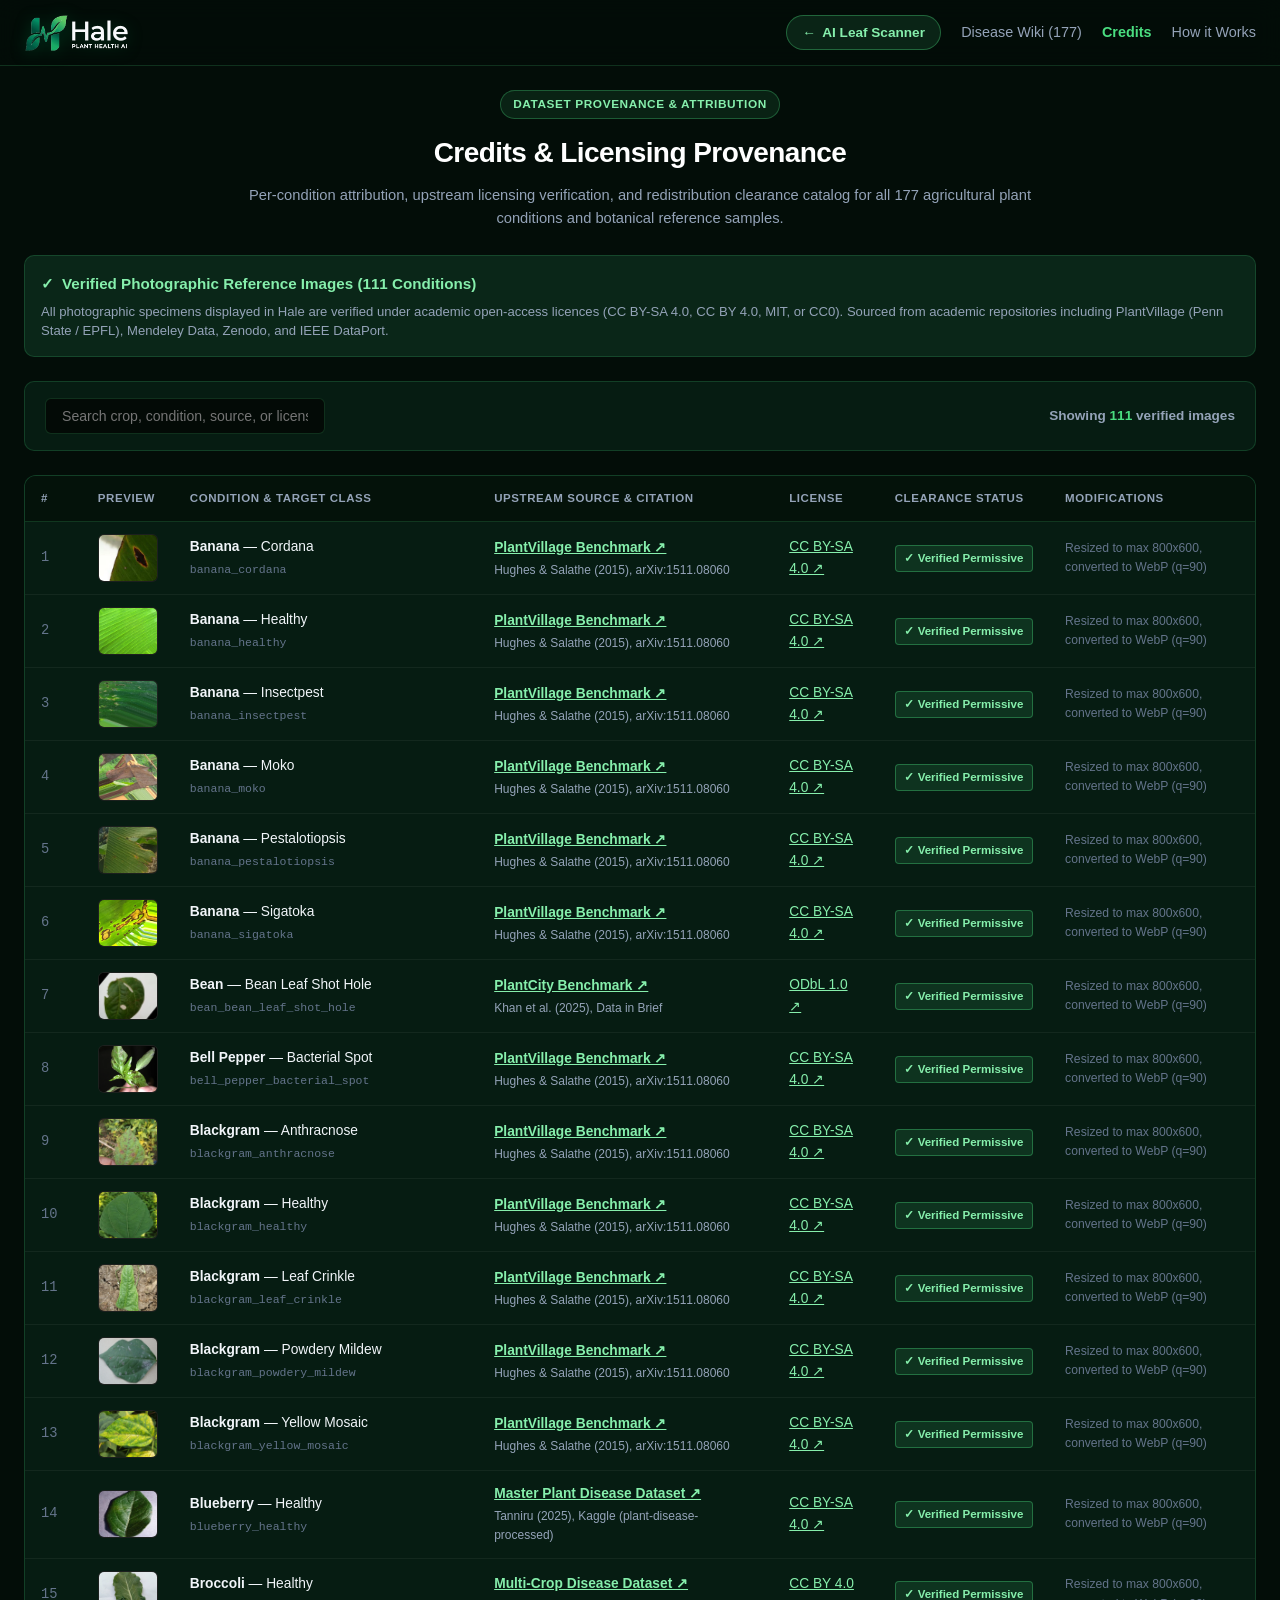
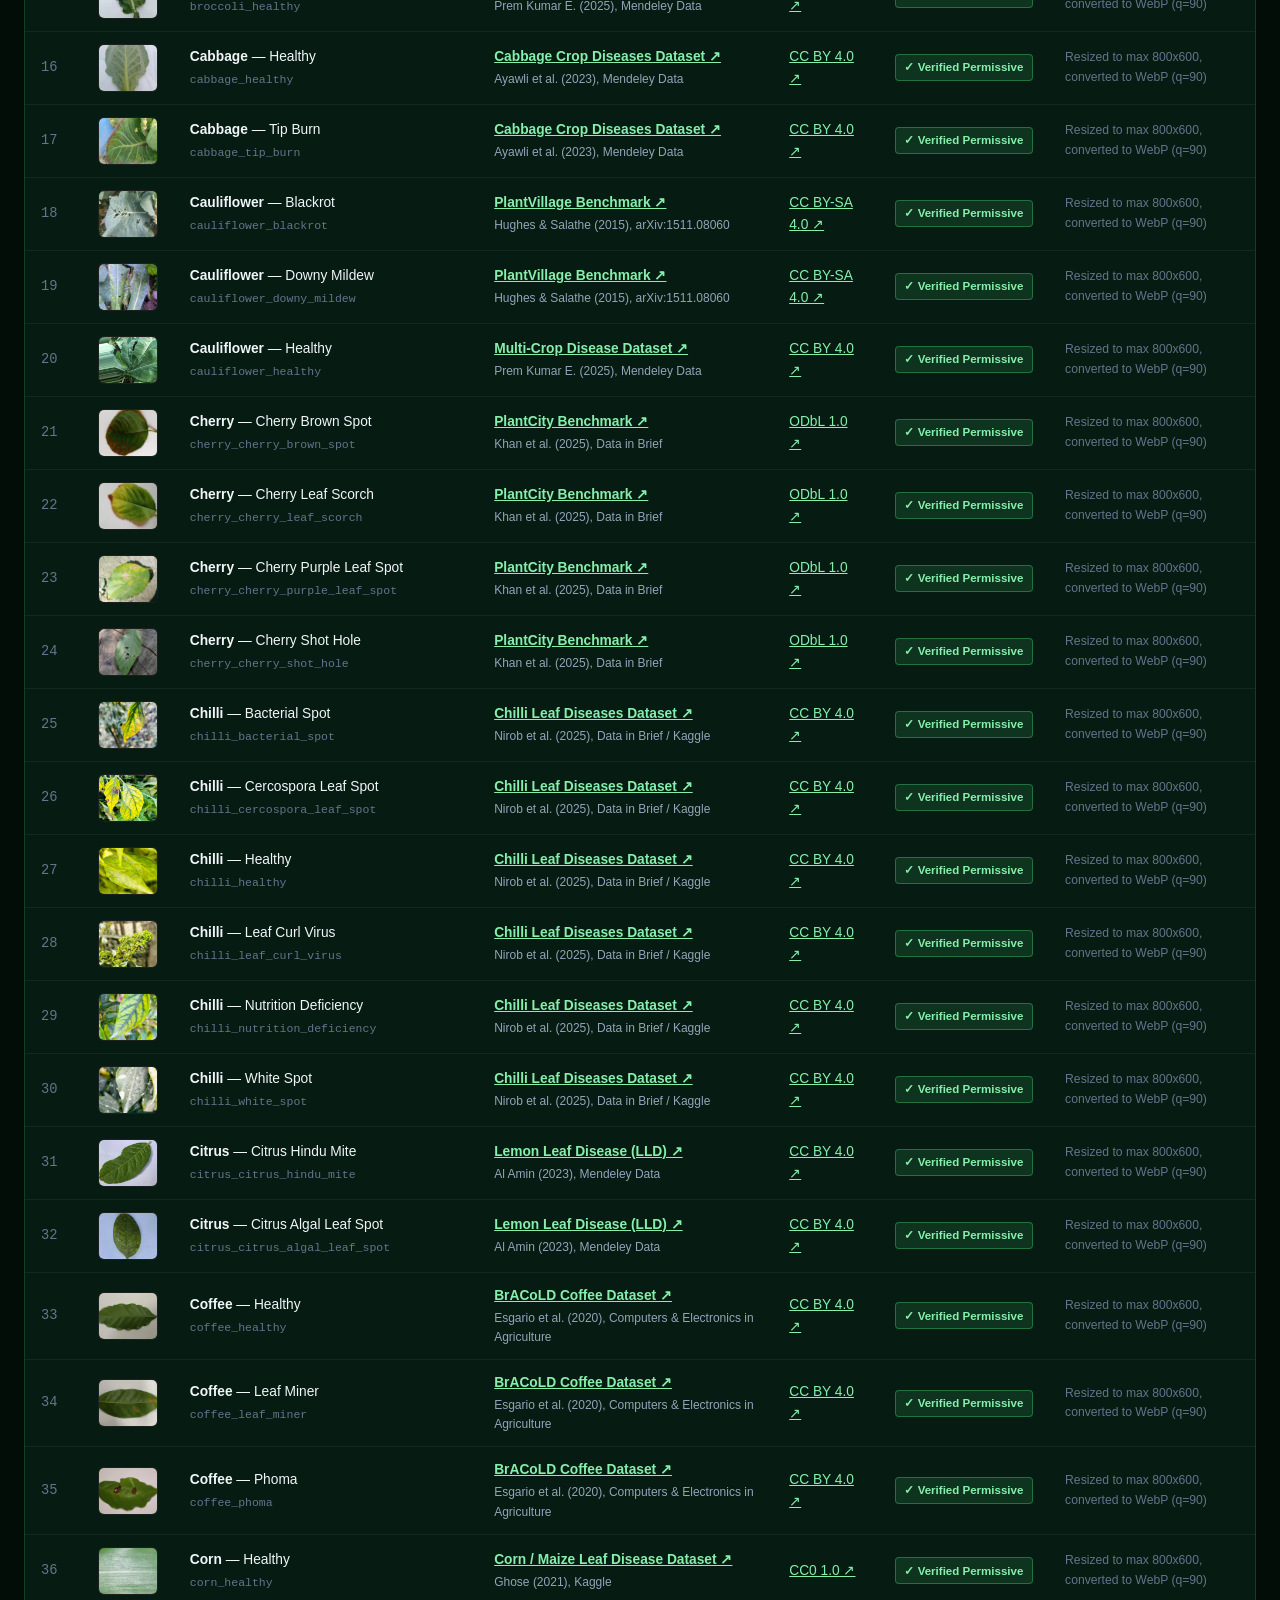
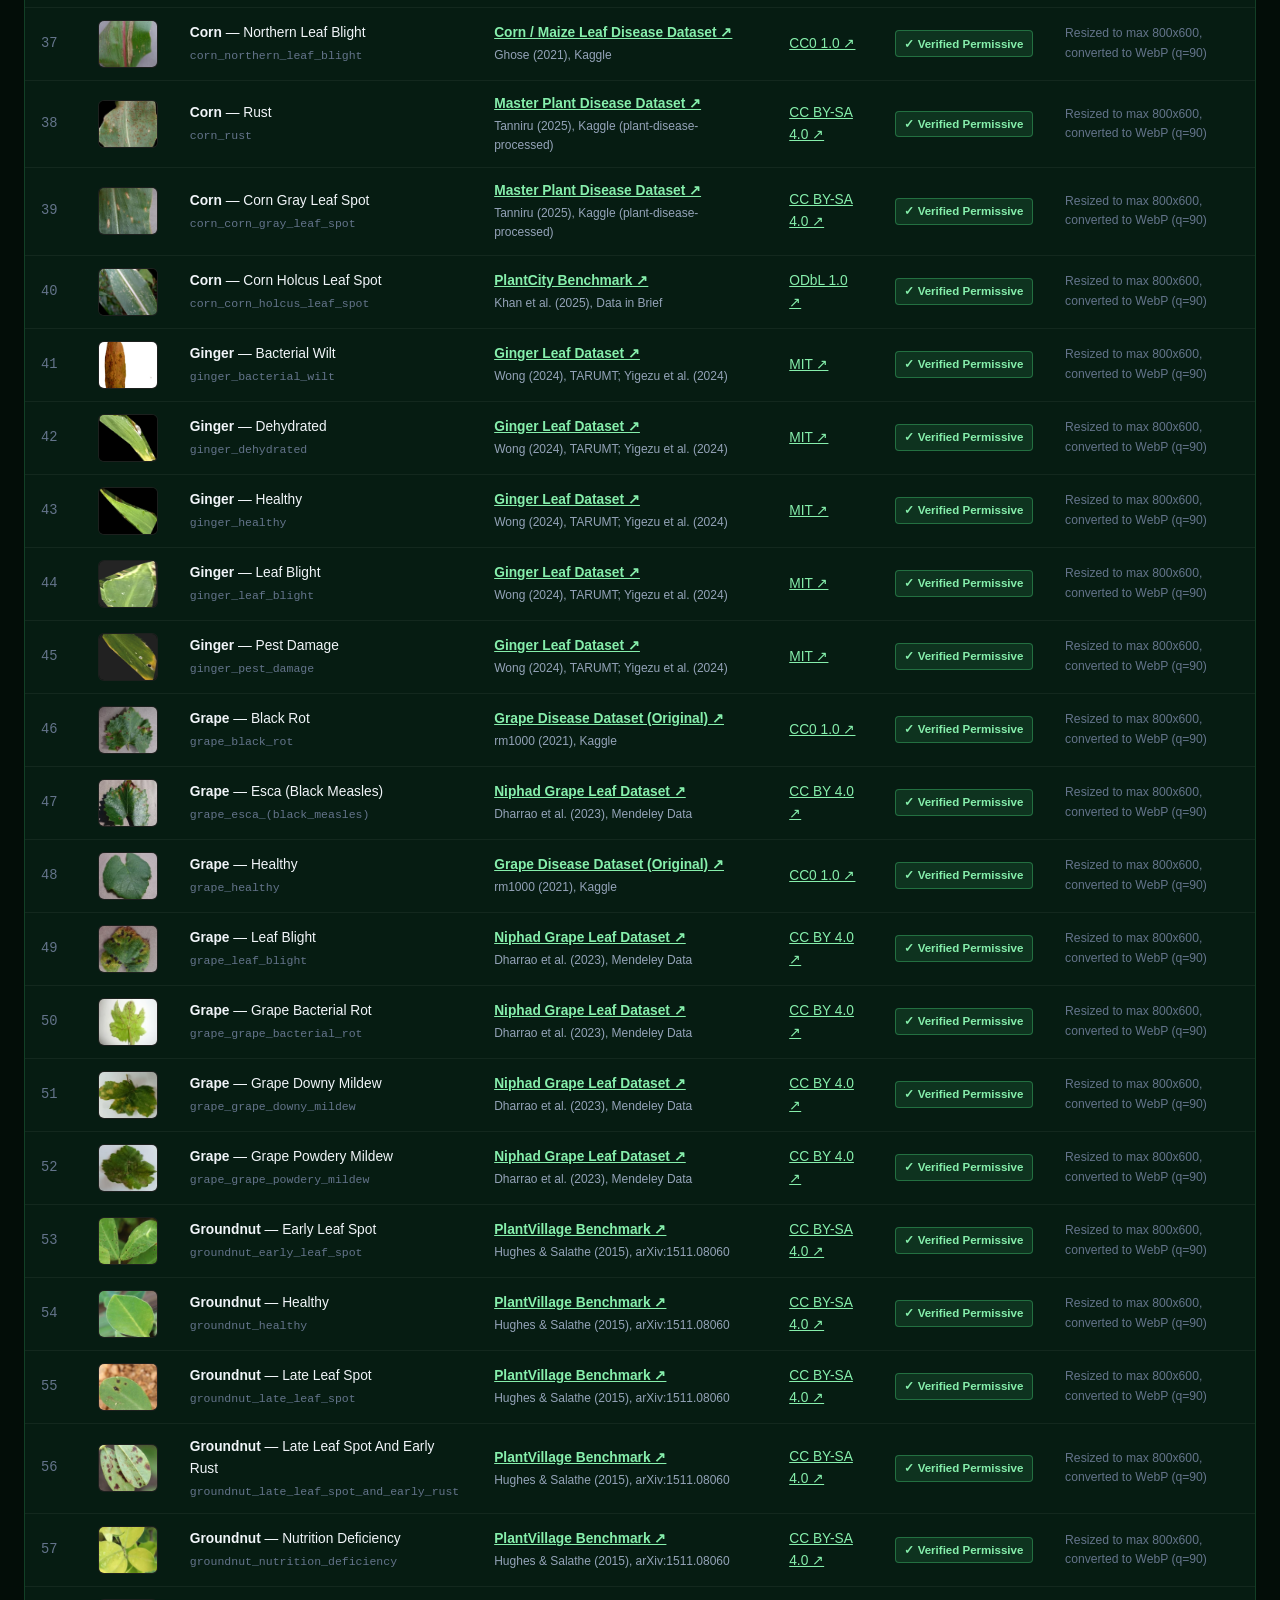
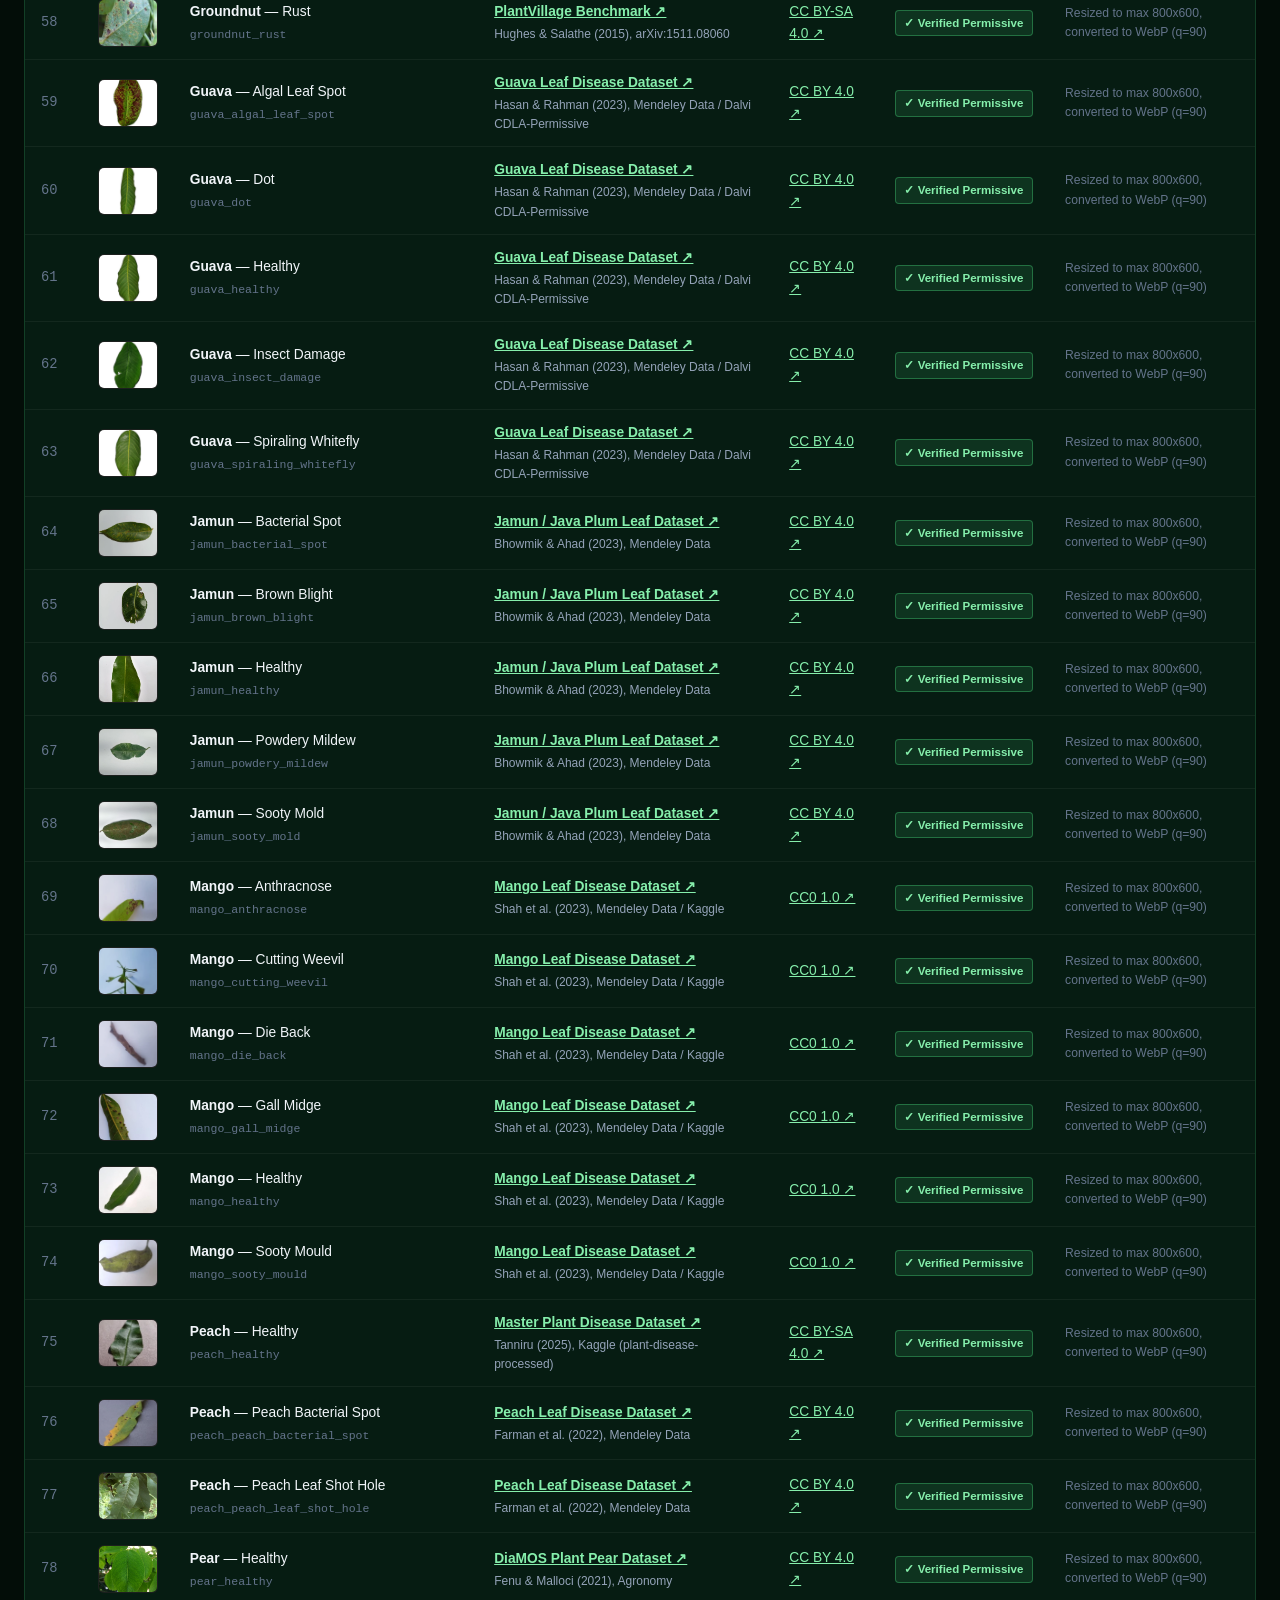
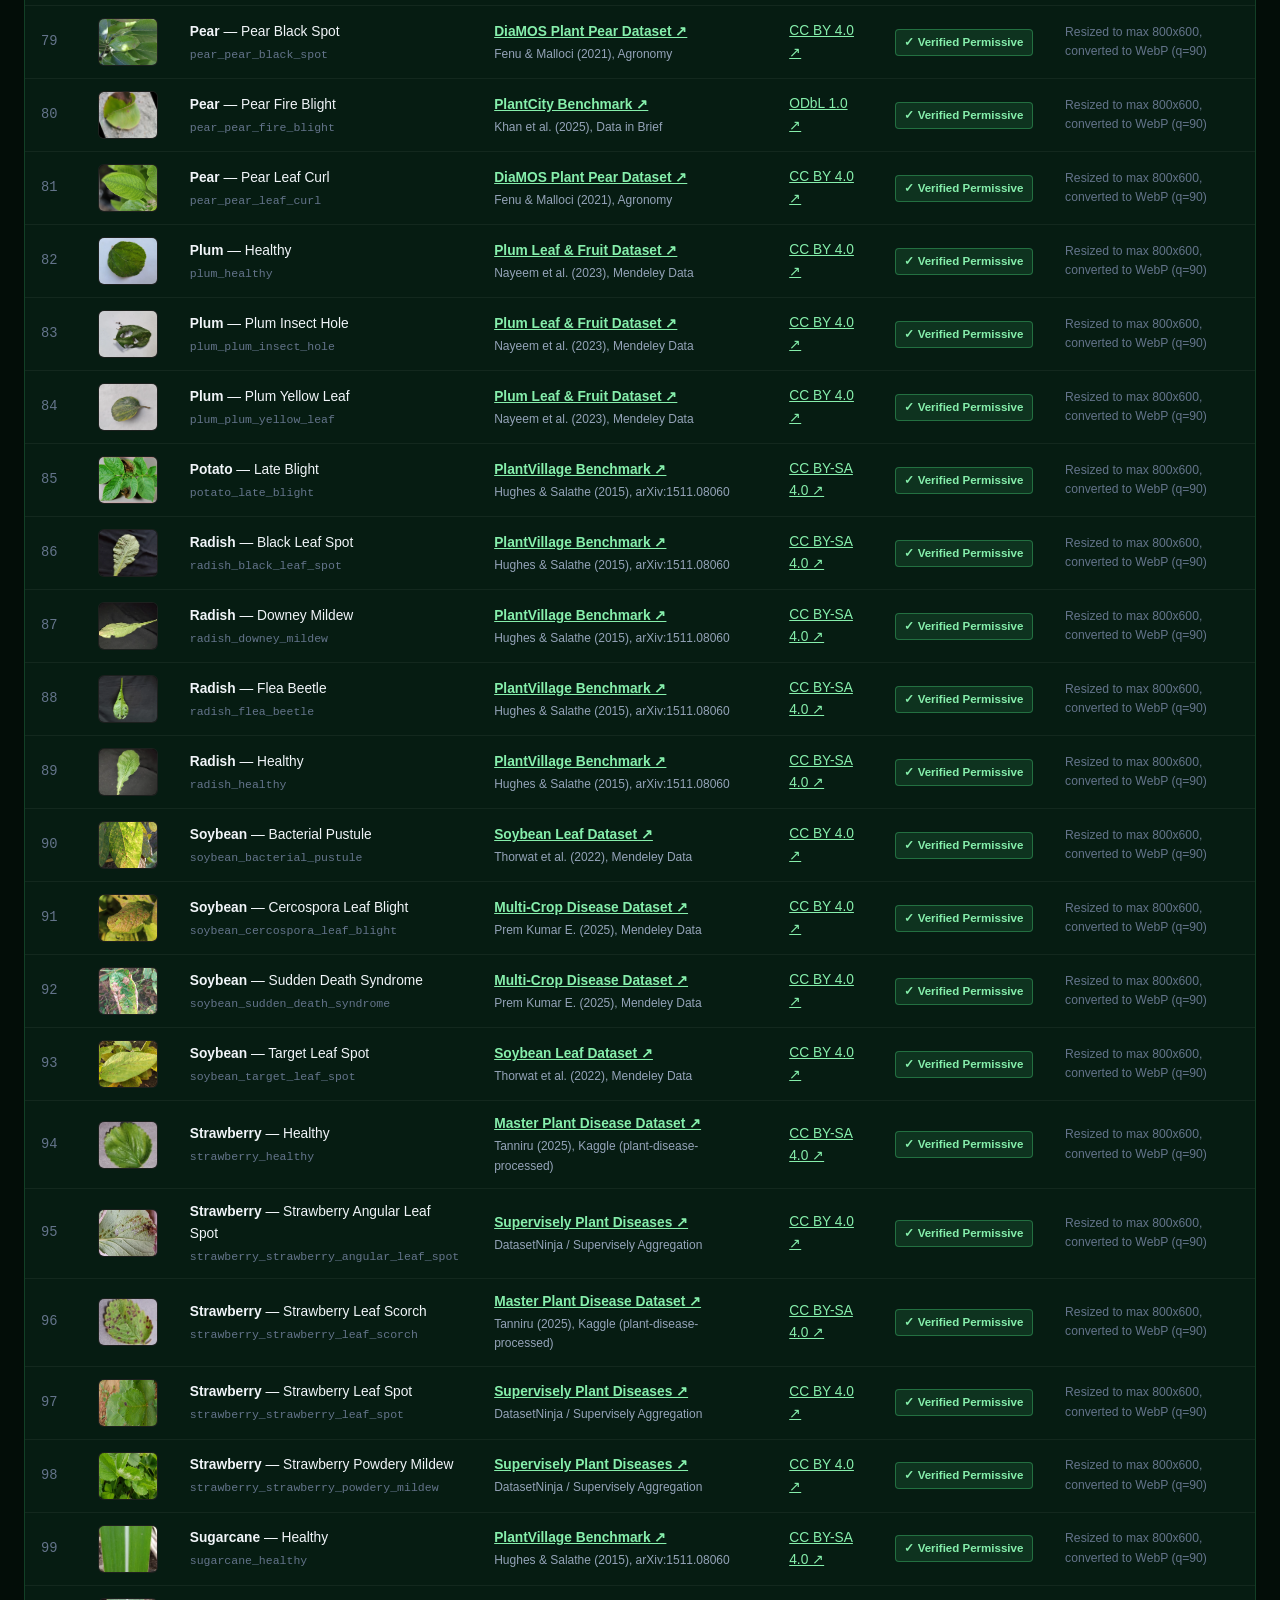
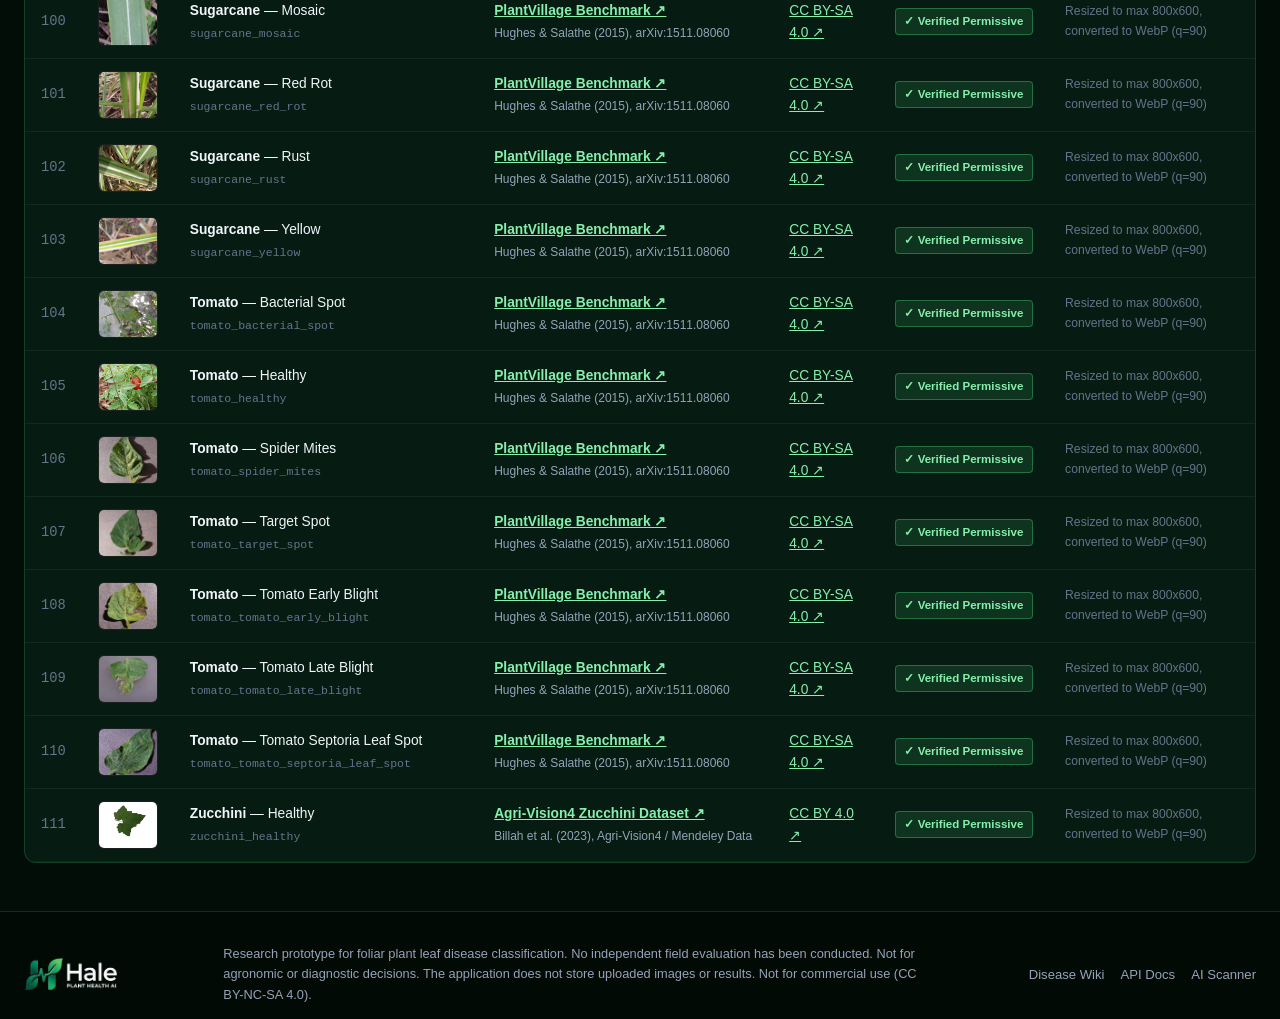
<file: credits.html>
<!DOCTYPE html>
<html lang="en">
<head>
  <meta charset="UTF-8" />
  <meta name="viewport" content="width=device-width, initial-scale=1.0" />
  <title>Credits &amp; Licensing Provenance — Hale</title>
  <link rel="icon" type="image/x-icon" href="favicon.ico" />
  <link rel="icon" type="image/png" sizes="32x32" href="assets/favicon-32x32.png" />
  <link rel="icon" type="image/png" sizes="16x16" href="assets/favicon-16x16.png" />
  <link rel="apple-touch-icon" sizes="180x180" href="assets/apple-touch-icon.png" />
  <link rel="icon" type="image/svg+xml" href="assets/hale_logo.svg" />
  <style>
    :root {
      --bg-dark: #030d08;
      --bg-surface: #061c12;
      --bg-card: #0a2618;
      --border-subtle: rgba(74, 222, 128, 0.18);
      --border-glow: rgba(74, 222, 128, 0.35);
      --text-main: #f1f5f9;
      --text-muted: #94a3b8;
      --text-faint: #64748b;
      --green-accent: #4ade80;
      --green-light: #86efac;
      --red-accent: #f87171;
      --font-stack: -apple-system, BlinkMacSystemFont, "Segoe UI", Roboto, Helvetica, Arial, sans-serif;
    }

    * {
      box-sizing: border-box;
      margin: 0;
      padding: 0;
    }

    body {
      background: var(--bg-dark);
      color: var(--text-main);
      font-family: var(--font-stack);
      line-height: 1.6;
      min-height: 100vh;
      display: flex;
      flex-direction: column;
    }

    /* Top Navbar */
    .navbar {
      position: sticky;
      top: 0;
      z-index: 100;
      background: rgba(3, 13, 8, 0.92);
      backdrop-filter: blur(12px);
      border-bottom: 1px solid var(--border-subtle);
      padding: 0.85rem 1.5rem;
    }

    .nav-inner {
      max-width: 1300px;
      margin: 0 auto;
      display: flex;
      justify-content: space-between;
      align-items: center;
    }

    .nav-logo {
      display: flex;
      align-items: center;
      gap: 0.65rem;
      text-decoration: none;
      color: #ffffff;
      font-weight: 800;
      font-size: 1.35rem;
    }

    .nav-logo-img {
      height: 38px;
      width: auto;
      display: block;
      object-fit: contain;
      filter: drop-shadow(0 2px 8px rgba(0, 168, 89, 0.25));
      transition: transform 0.25s ease;
    }

    .nav-logo:hover .nav-logo-img {
      transform: scale(1.03);
    }

    .footer-logo-img {
      height: 34px;
      width: auto;
      display: block;
      object-fit: contain;
    }

    .logo-icon-svg {
      width: 30px;
      height: 30px;
      display: block;
      filter: drop-shadow(0 2px 6px rgba(52, 211, 153, 0.4));
    }

    .logo-dot {
      color: var(--green-accent);
    }

    .footer-logo {
      display: flex;
      align-items: center;
      gap: 0.65rem;
      font-weight: 800;
      font-size: 1.2rem;
      color: #ffffff;
    }

    .nav-links {
      display: flex;
      align-items: center;
      gap: 1.25rem;
    }

    .nav-link {
      color: var(--text-muted);
      text-decoration: none;
      font-size: 0.9rem;
      font-weight: 500;
      transition: color 0.15s ease;
    }

    .nav-link:hover, .nav-link.active {
      color: var(--green-light);
    }

    .nav-scanner-btn {
      background: rgba(74, 222, 128, 0.12);
      border: 1px solid rgba(74, 222, 128, 0.35);
      padding: 0.35rem 0.95rem;
      border-radius: 999px;
      color: var(--green-light);
      font-weight: 700;
      display: inline-flex;
      align-items: center;
      gap: 0.4rem;
      text-decoration: none;
      font-size: 0.85rem;
    }

    /* Main Container */
    .container {
      max-width: 1300px;
      margin: 0 auto;
      padding: 1.5rem 1.5rem 3rem;
      flex: 1;
    }

    /* Header */
    .page-header {
      text-align: center;
      margin-bottom: 1.5rem;
    }

    .page-badge {
      display: inline-block;
      padding: 0.25rem 0.75rem;
      border-radius: 999px;
      background: rgba(74, 222, 128, 0.1);
      border: 1px solid rgba(74, 222, 128, 0.3);
      color: var(--green-light);
      font-size: 0.74rem;
      font-weight: 700;
      letter-spacing: 0.05em;
      text-transform: uppercase;
      margin-bottom: 0.75rem;
    }

    .page-title {
      font-size: 1.75rem;
      font-weight: 800;
      letter-spacing: -0.02em;
      margin-bottom: 0.5rem;
      color: #ffffff;
    }

    .page-subtitle {
      color: var(--text-muted);
      max-width: 820px;
      margin: 0 auto 1rem;
      font-size: 0.92rem;
    }

    /* Cards Grid */
    .lic-cards {
      display: grid;
      grid-template-columns: repeat(auto-fit, minmax(280px, 1fr));
      gap: 1rem;
      margin-bottom: 1.5rem;
    }

    .lic-card {
      background: var(--bg-card);
      border: 1px solid var(--border-subtle);
      border-radius: 10px;
      padding: 1rem;
    }

    .lic-card h3 {
      font-size: 0.95rem;
      color: var(--green-light);
      margin-bottom: 0.35rem;
      display: flex;
      align-items: center;
      gap: 0.5rem;
    }

    .lic-card p {
      font-size: 0.82rem;
      color: var(--text-muted);
      line-height: 1.45;
    }

    /* Filter Controls */
    .filter-bar {
      display: flex;
      flex-wrap: wrap;
      gap: 1rem;
      align-items: center;
      justify-content: space-between;
      margin-bottom: 1.5rem;
      background: var(--bg-surface);
      border: 1px solid var(--border-subtle);
      padding: 1rem 1.25rem;
      border-radius: 10px;
    }

    .search-input {
      background: #030a06;
      border: 1px solid var(--border-subtle);
      color: var(--text-main);
      padding: 0.55rem 1rem;
      border-radius: 6px;
      font-size: 0.88rem;
      min-width: 280px;
      outline: none;
    }

    .search-input:focus {
      border-color: var(--green-accent);
    }

    .filter-pills {
      display: flex;
      gap: 0.5rem;
      flex-wrap: wrap;
    }

    .filter-pill {
      background: rgba(255, 255, 255, 0.04);
      border: 1px solid rgba(255, 255, 255, 0.1);
      color: var(--text-muted);
      padding: 0.35rem 0.85rem;
      border-radius: 999px;
      font-size: 0.8rem;
      cursor: pointer;
      transition: all 0.15s ease;
    }

    .filter-pill:hover, .filter-pill.active {
      background: rgba(74, 222, 128, 0.18);
      border-color: var(--green-accent);
      color: var(--green-light);
    }

    /* Table */
    .table-wrap {
      overflow-x: auto;
      background: var(--bg-surface);
      border: 1px solid var(--border-subtle);
      border-radius: 12px;
    }

    table {
      width: 100%;
      border-collapse: collapse;
      text-align: left;
      font-size: 0.86rem;
    }

    thead th {
      background: #04120a;
      color: var(--text-muted);
      font-weight: 700;
      padding: 0.85rem 1rem;
      border-bottom: 1px solid var(--border-subtle);
      text-transform: uppercase;
      font-size: 0.72rem;
      letter-spacing: 0.05em;
      white-space: nowrap;
    }

    tbody td {
      padding: 0.75rem 1rem;
      border-bottom: 1px solid rgba(255, 255, 255, 0.05);
      vertical-align: middle;
    }

    tbody tr:hover {
      background: rgba(74, 222, 128, 0.04);
    }

    .td-num {
      color: var(--text-faint);
      width: 40px;
      font-family: monospace;
    }

    .td-thumb {
      width: 70px;
    }

    .thumb-img {
      width: 60px;
      height: 48px;
      object-fit: cover;
      border-radius: 6px;
      border: 1px solid rgba(255, 255, 255, 0.1);
      display: block;
      background: #020704;
    }

    .wiki-id-sub {
      font-size: 0.72rem;
      color: var(--text-faint);
      margin-top: 2px;
    }

    .source-citation {
      font-size: 0.75rem;
      color: var(--text-muted);
      margin-top: 2px;
      max-width: 380px;
    }

    .badge {
      display: inline-block;
      padding: 0.2rem 0.55rem;
      border-radius: 4px;
      font-size: 0.72rem;
      font-weight: 700;
      white-space: nowrap;
    }

    .badge-verified {
      background: rgba(74, 222, 128, 0.12);
      border: 1px solid rgba(74, 222, 128, 0.35);
      color: var(--green-light);
    }

    .badge-replaced {
      background: rgba(248, 113, 113, 0.14);
      border: 1px solid rgba(248, 113, 113, 0.35);
      color: var(--red-accent);
    }

    .lic-link {
      color: var(--green-light);
      text-decoration: underline;
    }
    .source-link {
      color: var(--green-light);
      text-decoration: underline;
      font-weight: 600;
      display: inline-block;
    }

    .source-link:hover {
      color: var(--accent-light);
    }


    .lic-unspecified {
      color: var(--red-accent);
      font-weight: 600;
    }

    .td-changes {
      font-size: 0.76rem;
      color: var(--text-faint);
    }

    /* Footer */
    .footer {
      background: rgba(3, 10, 6, 0.95);
      border-top: 1px solid var(--border-subtle);
      padding: 2rem 1.5rem;
      margin-top: auto;
    }

    .footer-inner {
      max-width: 1300px;
      margin: 0 auto;
      display: flex;
      justify-content: space-between;
      align-items: center;
      flex-wrap: wrap;
      gap: 1rem;
    }

    .footer-copy {
      font-size: 0.8rem;
      color: var(--text-muted);
      max-width: 700px;
    }

    .footer-links {
      display: flex;
      gap: 1rem;
    }

    .footer-link {
      color: var(--text-muted);
      text-decoration: none;
      font-size: 0.82rem;
    }

    .footer-link:hover {
      color: var(--green-light);
    }
  </style>
</head>
<body>

  <!-- Top Navbar -->
  <nav class="navbar" id="navbar">
    <div class="nav-inner">
      <a href="index.html" class="nav-logo" title="Hale — Plant Health AI">
        <img src="assets/hale_logo_full_dark.png" alt="Hale — Plant Health AI" class="nav-logo-img" />
      </a>
      <div class="nav-links">
        <a href="index.html#upload-section" class="nav-scanner-btn">
          <span>←</span><span>AI Leaf Scanner</span>
        </a>
        <a href="wiki.html" class="nav-link">Disease Wiki (177)</a>
        <a href="credits.html" class="nav-link active" style="color: #4ade80; font-weight: 800;">Credits</a>
        <a href="index.html#how-it-works" class="nav-link">How it Works</a>
      </div>
    </div>
  </nav>

  <main class="container">
    <div class="page-header">
      <span class="page-badge">Dataset Provenance &amp; Attribution</span>
      <h1 class="page-title">Credits &amp; Licensing Provenance</h1>
      <p class="page-subtitle">
        Per-condition attribution, upstream licensing verification, and redistribution clearance catalog for all 177 agricultural plant conditions and botanical reference samples.
      </p>
    </div>

    <!-- Licensing Framework Cards -->
    <div class="lic-cards">
      <div class="lic-card">
        <h3><span>✓</span> Verified Photographic Reference Images (111 Conditions)</h3>
        <p>
          All photographic specimens displayed in Hale are verified under academic open-access licences (CC BY-SA 4.0, CC BY 4.0, MIT, or CC0). Sourced from academic repositories including PlantVillage (Penn State / EPFL), Mendeley Data, Zenodo, and IEEE DataPort.
        </p>
      </div>
    </div>

    <!-- Filter Bar -->
    <div class="filter-bar">
      <input type="text" id="searchInput" class="search-input" placeholder="Search crop, condition, source, or license..." />
      <div style="font-size: 0.85rem; color: #94a3b8; font-weight: 600;">
        Showing <span id="visibleCount" style="color: #4ade80;">111</span> verified images
      </div>
    </div>

    <!-- Table -->
    <div class="table-wrap">
      <table id="creditsTable">
        <thead>
          <tr>
            <th>#</th>
            <th>Preview</th>
            <th>Condition &amp; Target Class</th>
            <th>Upstream Source &amp; Citation</th>
            <th>License</th>
            <th>Clearance Status</th>
            <th>Modifications</th>
          </tr>
        </thead>
        <tbody>
<tr class="row-verified" data-crop="banana" data-status="verified" data-license="cc by-sa 4.0">
        <td class="td-num">1</td>
        <td class="td-thumb">
          <img src="assets/wiki_samples/banana_cordana.webp" alt="Banana - Cordana" loading="lazy" class="thumb-img" />
        </td>
        <td class="td-condition">
          <strong>Banana</strong> — Cordana
          <div class="wiki-id-sub"><code>banana_cordana</code></div>
        </td>
        <td class="td-source">
          <a href="https://arxiv.org/abs/1511.08060" target="_blank" rel="noopener noreferrer" class="source-link">PlantVillage Benchmark ↗</a>
          <div class="source-citation">Hughes &amp; Salathe (2015), arXiv:1511.08060</div>
        </td>
        <td class="td-license"><a href="https://creativecommons.org/licenses/by-sa/4.0/" target="_blank" rel="noopener noreferrer" class="lic-link">CC BY-SA 4.0 ↗</a></td>
        <td class="td-status"><span class="badge badge-verified">✓ Verified Permissive</span></td>
        <td class="td-changes">Resized to max 800x600, converted to WebP (q=90)</td>
      </tr>
<tr class="row-verified" data-crop="banana" data-status="verified" data-license="cc by-sa 4.0">
        <td class="td-num">2</td>
        <td class="td-thumb">
          <img src="assets/wiki_samples/banana_healthy.webp" alt="Banana - Healthy" loading="lazy" class="thumb-img" />
        </td>
        <td class="td-condition">
          <strong>Banana</strong> — Healthy
          <div class="wiki-id-sub"><code>banana_healthy</code></div>
        </td>
        <td class="td-source">
          <a href="https://arxiv.org/abs/1511.08060" target="_blank" rel="noopener noreferrer" class="source-link">PlantVillage Benchmark ↗</a>
          <div class="source-citation">Hughes &amp; Salathe (2015), arXiv:1511.08060</div>
        </td>
        <td class="td-license"><a href="https://creativecommons.org/licenses/by-sa/4.0/" target="_blank" rel="noopener noreferrer" class="lic-link">CC BY-SA 4.0 ↗</a></td>
        <td class="td-status"><span class="badge badge-verified">✓ Verified Permissive</span></td>
        <td class="td-changes">Resized to max 800x600, converted to WebP (q=90)</td>
      </tr>
<tr class="row-verified" data-crop="banana" data-status="verified" data-license="cc by-sa 4.0">
        <td class="td-num">3</td>
        <td class="td-thumb">
          <img src="assets/wiki_samples/banana_insectpest.webp" alt="Banana - Insectpest" loading="lazy" class="thumb-img" />
        </td>
        <td class="td-condition">
          <strong>Banana</strong> — Insectpest
          <div class="wiki-id-sub"><code>banana_insectpest</code></div>
        </td>
        <td class="td-source">
          <a href="https://arxiv.org/abs/1511.08060" target="_blank" rel="noopener noreferrer" class="source-link">PlantVillage Benchmark ↗</a>
          <div class="source-citation">Hughes &amp; Salathe (2015), arXiv:1511.08060</div>
        </td>
        <td class="td-license"><a href="https://creativecommons.org/licenses/by-sa/4.0/" target="_blank" rel="noopener noreferrer" class="lic-link">CC BY-SA 4.0 ↗</a></td>
        <td class="td-status"><span class="badge badge-verified">✓ Verified Permissive</span></td>
        <td class="td-changes">Resized to max 800x600, converted to WebP (q=90)</td>
      </tr>
<tr class="row-verified" data-crop="banana" data-status="verified" data-license="cc by-sa 4.0">
        <td class="td-num">4</td>
        <td class="td-thumb">
          <img src="assets/wiki_samples/banana_moko.webp" alt="Banana - Moko" loading="lazy" class="thumb-img" />
        </td>
        <td class="td-condition">
          <strong>Banana</strong> — Moko
          <div class="wiki-id-sub"><code>banana_moko</code></div>
        </td>
        <td class="td-source">
          <a href="https://arxiv.org/abs/1511.08060" target="_blank" rel="noopener noreferrer" class="source-link">PlantVillage Benchmark ↗</a>
          <div class="source-citation">Hughes &amp; Salathe (2015), arXiv:1511.08060</div>
        </td>
        <td class="td-license"><a href="https://creativecommons.org/licenses/by-sa/4.0/" target="_blank" rel="noopener noreferrer" class="lic-link">CC BY-SA 4.0 ↗</a></td>
        <td class="td-status"><span class="badge badge-verified">✓ Verified Permissive</span></td>
        <td class="td-changes">Resized to max 800x600, converted to WebP (q=90)</td>
      </tr>
<tr class="row-verified" data-crop="banana" data-status="verified" data-license="cc by-sa 4.0">
        <td class="td-num">5</td>
        <td class="td-thumb">
          <img src="assets/wiki_samples/banana_pestalotiopsis.webp" alt="Banana - Pestalotiopsis" loading="lazy" class="thumb-img" />
        </td>
        <td class="td-condition">
          <strong>Banana</strong> — Pestalotiopsis
          <div class="wiki-id-sub"><code>banana_pestalotiopsis</code></div>
        </td>
        <td class="td-source">
          <a href="https://arxiv.org/abs/1511.08060" target="_blank" rel="noopener noreferrer" class="source-link">PlantVillage Benchmark ↗</a>
          <div class="source-citation">Hughes &amp; Salathe (2015), arXiv:1511.08060</div>
        </td>
        <td class="td-license"><a href="https://creativecommons.org/licenses/by-sa/4.0/" target="_blank" rel="noopener noreferrer" class="lic-link">CC BY-SA 4.0 ↗</a></td>
        <td class="td-status"><span class="badge badge-verified">✓ Verified Permissive</span></td>
        <td class="td-changes">Resized to max 800x600, converted to WebP (q=90)</td>
      </tr>
<tr class="row-verified" data-crop="banana" data-status="verified" data-license="cc by-sa 4.0">
        <td class="td-num">6</td>
        <td class="td-thumb">
          <img src="assets/wiki_samples/banana_sigatoka.webp" alt="Banana - Sigatoka" loading="lazy" class="thumb-img" />
        </td>
        <td class="td-condition">
          <strong>Banana</strong> — Sigatoka
          <div class="wiki-id-sub"><code>banana_sigatoka</code></div>
        </td>
        <td class="td-source">
          <a href="https://arxiv.org/abs/1511.08060" target="_blank" rel="noopener noreferrer" class="source-link">PlantVillage Benchmark ↗</a>
          <div class="source-citation">Hughes &amp; Salathe (2015), arXiv:1511.08060</div>
        </td>
        <td class="td-license"><a href="https://creativecommons.org/licenses/by-sa/4.0/" target="_blank" rel="noopener noreferrer" class="lic-link">CC BY-SA 4.0 ↗</a></td>
        <td class="td-status"><span class="badge badge-verified">✓ Verified Permissive</span></td>
        <td class="td-changes">Resized to max 800x600, converted to WebP (q=90)</td>
      </tr>
<tr class="row-verified" data-crop="bean" data-status="verified" data-license="odbl 1.0">
        <td class="td-num">7</td>
        <td class="td-thumb">
          <img src="assets/wiki_samples/bean_bean_leaf_shot_hole.webp" alt="Bean - Bean Leaf Shot Hole" loading="lazy" class="thumb-img" />
        </td>
        <td class="td-condition">
          <strong>Bean</strong> — Bean Leaf Shot Hole
          <div class="wiki-id-sub"><code>bean_bean_leaf_shot_hole</code></div>
        </td>
        <td class="td-source">
          <a href="https://doi.org/10.1016/j.dib.2025.112130" target="_blank" rel="noopener noreferrer" class="source-link">PlantCity Benchmark ↗</a>
          <div class="source-citation">Khan et al. (2025), Data in Brief</div>
        </td>
        <td class="td-license"><a href="https://opendatacommons.org/licenses/odbl/1-0/" target="_blank" rel="noopener noreferrer" class="lic-link">ODbL 1.0 ↗</a></td>
        <td class="td-status"><span class="badge badge-verified">✓ Verified Permissive</span></td>
        <td class="td-changes">Resized to max 800x600, converted to WebP (q=90)</td>
      </tr>
<tr class="row-verified" data-crop="bell pepper" data-status="verified" data-license="cc by-sa 4.0">
        <td class="td-num">8</td>
        <td class="td-thumb">
          <img src="assets/wiki_samples/bell_pepper_bacterial_spot.webp" alt="Bell Pepper - Bacterial Spot" loading="lazy" class="thumb-img" />
        </td>
        <td class="td-condition">
          <strong>Bell Pepper</strong> — Bacterial Spot
          <div class="wiki-id-sub"><code>bell_pepper_bacterial_spot</code></div>
        </td>
        <td class="td-source">
          <a href="https://arxiv.org/abs/1511.08060" target="_blank" rel="noopener noreferrer" class="source-link">PlantVillage Benchmark ↗</a>
          <div class="source-citation">Hughes &amp; Salathe (2015), arXiv:1511.08060</div>
        </td>
        <td class="td-license"><a href="https://creativecommons.org/licenses/by-sa/4.0/" target="_blank" rel="noopener noreferrer" class="lic-link">CC BY-SA 4.0 ↗</a></td>
        <td class="td-status"><span class="badge badge-verified">✓ Verified Permissive</span></td>
        <td class="td-changes">Resized to max 800x600, converted to WebP (q=90)</td>
      </tr>
<tr class="row-verified" data-crop="blackgram" data-status="verified" data-license="cc by-sa 4.0">
        <td class="td-num">9</td>
        <td class="td-thumb">
          <img src="assets/wiki_samples/blackgram_anthracnose.webp" alt="Blackgram - Anthracnose" loading="lazy" class="thumb-img" />
        </td>
        <td class="td-condition">
          <strong>Blackgram</strong> — Anthracnose
          <div class="wiki-id-sub"><code>blackgram_anthracnose</code></div>
        </td>
        <td class="td-source">
          <a href="https://arxiv.org/abs/1511.08060" target="_blank" rel="noopener noreferrer" class="source-link">PlantVillage Benchmark ↗</a>
          <div class="source-citation">Hughes &amp; Salathe (2015), arXiv:1511.08060</div>
        </td>
        <td class="td-license"><a href="https://creativecommons.org/licenses/by-sa/4.0/" target="_blank" rel="noopener noreferrer" class="lic-link">CC BY-SA 4.0 ↗</a></td>
        <td class="td-status"><span class="badge badge-verified">✓ Verified Permissive</span></td>
        <td class="td-changes">Resized to max 800x600, converted to WebP (q=90)</td>
      </tr>
<tr class="row-verified" data-crop="blackgram" data-status="verified" data-license="cc by-sa 4.0">
        <td class="td-num">10</td>
        <td class="td-thumb">
          <img src="assets/wiki_samples/blackgram_healthy.webp" alt="Blackgram - Healthy" loading="lazy" class="thumb-img" />
        </td>
        <td class="td-condition">
          <strong>Blackgram</strong> — Healthy
          <div class="wiki-id-sub"><code>blackgram_healthy</code></div>
        </td>
        <td class="td-source">
          <a href="https://arxiv.org/abs/1511.08060" target="_blank" rel="noopener noreferrer" class="source-link">PlantVillage Benchmark ↗</a>
          <div class="source-citation">Hughes &amp; Salathe (2015), arXiv:1511.08060</div>
        </td>
        <td class="td-license"><a href="https://creativecommons.org/licenses/by-sa/4.0/" target="_blank" rel="noopener noreferrer" class="lic-link">CC BY-SA 4.0 ↗</a></td>
        <td class="td-status"><span class="badge badge-verified">✓ Verified Permissive</span></td>
        <td class="td-changes">Resized to max 800x600, converted to WebP (q=90)</td>
      </tr>
<tr class="row-verified" data-crop="blackgram" data-status="verified" data-license="cc by-sa 4.0">
        <td class="td-num">11</td>
        <td class="td-thumb">
          <img src="assets/wiki_samples/blackgram_leaf_crinkle.webp" alt="Blackgram - Leaf Crinkle" loading="lazy" class="thumb-img" />
        </td>
        <td class="td-condition">
          <strong>Blackgram</strong> — Leaf Crinkle
          <div class="wiki-id-sub"><code>blackgram_leaf_crinkle</code></div>
        </td>
        <td class="td-source">
          <a href="https://arxiv.org/abs/1511.08060" target="_blank" rel="noopener noreferrer" class="source-link">PlantVillage Benchmark ↗</a>
          <div class="source-citation">Hughes &amp; Salathe (2015), arXiv:1511.08060</div>
        </td>
        <td class="td-license"><a href="https://creativecommons.org/licenses/by-sa/4.0/" target="_blank" rel="noopener noreferrer" class="lic-link">CC BY-SA 4.0 ↗</a></td>
        <td class="td-status"><span class="badge badge-verified">✓ Verified Permissive</span></td>
        <td class="td-changes">Resized to max 800x600, converted to WebP (q=90)</td>
      </tr>
<tr class="row-verified" data-crop="blackgram" data-status="verified" data-license="cc by-sa 4.0">
        <td class="td-num">12</td>
        <td class="td-thumb">
          <img src="assets/wiki_samples/blackgram_powdery_mildew.webp" alt="Blackgram - Powdery Mildew" loading="lazy" class="thumb-img" />
        </td>
        <td class="td-condition">
          <strong>Blackgram</strong> — Powdery Mildew
          <div class="wiki-id-sub"><code>blackgram_powdery_mildew</code></div>
        </td>
        <td class="td-source">
          <a href="https://arxiv.org/abs/1511.08060" target="_blank" rel="noopener noreferrer" class="source-link">PlantVillage Benchmark ↗</a>
          <div class="source-citation">Hughes &amp; Salathe (2015), arXiv:1511.08060</div>
        </td>
        <td class="td-license"><a href="https://creativecommons.org/licenses/by-sa/4.0/" target="_blank" rel="noopener noreferrer" class="lic-link">CC BY-SA 4.0 ↗</a></td>
        <td class="td-status"><span class="badge badge-verified">✓ Verified Permissive</span></td>
        <td class="td-changes">Resized to max 800x600, converted to WebP (q=90)</td>
      </tr>
<tr class="row-verified" data-crop="blackgram" data-status="verified" data-license="cc by-sa 4.0">
        <td class="td-num">13</td>
        <td class="td-thumb">
          <img src="assets/wiki_samples/blackgram_yellow_mosaic.webp" alt="Blackgram - Yellow Mosaic" loading="lazy" class="thumb-img" />
        </td>
        <td class="td-condition">
          <strong>Blackgram</strong> — Yellow Mosaic
          <div class="wiki-id-sub"><code>blackgram_yellow_mosaic</code></div>
        </td>
        <td class="td-source">
          <a href="https://arxiv.org/abs/1511.08060" target="_blank" rel="noopener noreferrer" class="source-link">PlantVillage Benchmark ↗</a>
          <div class="source-citation">Hughes &amp; Salathe (2015), arXiv:1511.08060</div>
        </td>
        <td class="td-license"><a href="https://creativecommons.org/licenses/by-sa/4.0/" target="_blank" rel="noopener noreferrer" class="lic-link">CC BY-SA 4.0 ↗</a></td>
        <td class="td-status"><span class="badge badge-verified">✓ Verified Permissive</span></td>
        <td class="td-changes">Resized to max 800x600, converted to WebP (q=90)</td>
      </tr>
<tr class="row-verified" data-crop="blueberry" data-status="verified" data-license="cc by-sa 4.0">
        <td class="td-num">14</td>
        <td class="td-thumb">
          <img src="assets/wiki_samples/blueberry_healthy.webp" alt="Blueberry - Healthy" loading="lazy" class="thumb-img" />
        </td>
        <td class="td-condition">
          <strong>Blueberry</strong> — Healthy
          <div class="wiki-id-sub"><code>blueberry_healthy</code></div>
        </td>
        <td class="td-source">
          <a href="https://www.kaggle.com/datasets/harisri2005/plant-disease-processed" target="_blank" rel="noopener noreferrer" class="source-link">Master Plant Disease Dataset ↗</a>
          <div class="source-citation">Tanniru (2025), Kaggle (plant-disease-processed)</div>
        </td>
        <td class="td-license"><a href="https://creativecommons.org/licenses/by-sa/4.0/" target="_blank" rel="noopener noreferrer" class="lic-link">CC BY-SA 4.0 ↗</a></td>
        <td class="td-status"><span class="badge badge-verified">✓ Verified Permissive</span></td>
        <td class="td-changes">Resized to max 800x600, converted to WebP (q=90)</td>
      </tr>
<tr class="row-verified" data-crop="broccoli" data-status="verified" data-license="cc by 4.0">
        <td class="td-num">15</td>
        <td class="td-thumb">
          <img src="assets/wiki_samples/broccoli_healthy.webp" alt="Broccoli - Healthy" loading="lazy" class="thumb-img" />
        </td>
        <td class="td-condition">
          <strong>Broccoli</strong> — Healthy
          <div class="wiki-id-sub"><code>broccoli_healthy</code></div>
        </td>
        <td class="td-source">
          <a href="https://doi.org/10.17632/6243z8r6t6.1" target="_blank" rel="noopener noreferrer" class="source-link">Multi-Crop Disease Dataset ↗</a>
          <div class="source-citation">Prem Kumar E. (2025), Mendeley Data</div>
        </td>
        <td class="td-license"><a href="https://creativecommons.org/licenses/by/4.0/" target="_blank" rel="noopener noreferrer" class="lic-link">CC BY 4.0 ↗</a></td>
        <td class="td-status"><span class="badge badge-verified">✓ Verified Permissive</span></td>
        <td class="td-changes">Resized to max 800x600, converted to WebP (q=90)</td>
      </tr>
<tr class="row-verified" data-crop="cabbage" data-status="verified" data-license="cc by 4.0">
        <td class="td-num">16</td>
        <td class="td-thumb">
          <img src="assets/wiki_samples/cabbage_healthy.webp" alt="Cabbage - Healthy" loading="lazy" class="thumb-img" />
        </td>
        <td class="td-condition">
          <strong>Cabbage</strong> — Healthy
          <div class="wiki-id-sub"><code>cabbage_healthy</code></div>
        </td>
        <td class="td-source">
          <a href="https://doi.org/10.17632/sjmgzhwrxv.1" target="_blank" rel="noopener noreferrer" class="source-link">Cabbage Crop Diseases Dataset ↗</a>
          <div class="source-citation">Ayawli et al. (2023), Mendeley Data</div>
        </td>
        <td class="td-license"><a href="https://creativecommons.org/licenses/by/4.0/" target="_blank" rel="noopener noreferrer" class="lic-link">CC BY 4.0 ↗</a></td>
        <td class="td-status"><span class="badge badge-verified">✓ Verified Permissive</span></td>
        <td class="td-changes">Resized to max 800x600, converted to WebP (q=90)</td>
      </tr>
<tr class="row-verified" data-crop="cabbage" data-status="verified" data-license="cc by 4.0">
        <td class="td-num">17</td>
        <td class="td-thumb">
          <img src="assets/wiki_samples/cabbage_tip_burn.webp" alt="Cabbage - Tip Burn" loading="lazy" class="thumb-img" />
        </td>
        <td class="td-condition">
          <strong>Cabbage</strong> — Tip Burn
          <div class="wiki-id-sub"><code>cabbage_tip_burn</code></div>
        </td>
        <td class="td-source">
          <a href="https://doi.org/10.17632/sjmgzhwrxv.1" target="_blank" rel="noopener noreferrer" class="source-link">Cabbage Crop Diseases Dataset ↗</a>
          <div class="source-citation">Ayawli et al. (2023), Mendeley Data</div>
        </td>
        <td class="td-license"><a href="https://creativecommons.org/licenses/by/4.0/" target="_blank" rel="noopener noreferrer" class="lic-link">CC BY 4.0 ↗</a></td>
        <td class="td-status"><span class="badge badge-verified">✓ Verified Permissive</span></td>
        <td class="td-changes">Resized to max 800x600, converted to WebP (q=90)</td>
      </tr>
<tr class="row-verified" data-crop="cauliflower" data-status="verified" data-license="cc by-sa 4.0">
        <td class="td-num">18</td>
        <td class="td-thumb">
          <img src="assets/wiki_samples/cauliflower_blackrot.webp" alt="Cauliflower - Blackrot" loading="lazy" class="thumb-img" />
        </td>
        <td class="td-condition">
          <strong>Cauliflower</strong> — Blackrot
          <div class="wiki-id-sub"><code>cauliflower_blackrot</code></div>
        </td>
        <td class="td-source">
          <a href="https://arxiv.org/abs/1511.08060" target="_blank" rel="noopener noreferrer" class="source-link">PlantVillage Benchmark ↗</a>
          <div class="source-citation">Hughes &amp; Salathe (2015), arXiv:1511.08060</div>
        </td>
        <td class="td-license"><a href="https://creativecommons.org/licenses/by-sa/4.0/" target="_blank" rel="noopener noreferrer" class="lic-link">CC BY-SA 4.0 ↗</a></td>
        <td class="td-status"><span class="badge badge-verified">✓ Verified Permissive</span></td>
        <td class="td-changes">Resized to max 800x600, converted to WebP (q=90)</td>
      </tr>
<tr class="row-verified" data-crop="cauliflower" data-status="verified" data-license="cc by-sa 4.0">
        <td class="td-num">19</td>
        <td class="td-thumb">
          <img src="assets/wiki_samples/cauliflower_downy_mildew.webp" alt="Cauliflower - Downy Mildew" loading="lazy" class="thumb-img" />
        </td>
        <td class="td-condition">
          <strong>Cauliflower</strong> — Downy Mildew
          <div class="wiki-id-sub"><code>cauliflower_downy_mildew</code></div>
        </td>
        <td class="td-source">
          <a href="https://arxiv.org/abs/1511.08060" target="_blank" rel="noopener noreferrer" class="source-link">PlantVillage Benchmark ↗</a>
          <div class="source-citation">Hughes &amp; Salathe (2015), arXiv:1511.08060</div>
        </td>
        <td class="td-license"><a href="https://creativecommons.org/licenses/by-sa/4.0/" target="_blank" rel="noopener noreferrer" class="lic-link">CC BY-SA 4.0 ↗</a></td>
        <td class="td-status"><span class="badge badge-verified">✓ Verified Permissive</span></td>
        <td class="td-changes">Resized to max 800x600, converted to WebP (q=90)</td>
      </tr>
<tr class="row-verified" data-crop="cauliflower" data-status="verified" data-license="cc by 4.0">
        <td class="td-num">20</td>
        <td class="td-thumb">
          <img src="assets/wiki_samples/cauliflower_healthy.webp" alt="Cauliflower - Healthy" loading="lazy" class="thumb-img" />
        </td>
        <td class="td-condition">
          <strong>Cauliflower</strong> — Healthy
          <div class="wiki-id-sub"><code>cauliflower_healthy</code></div>
        </td>
        <td class="td-source">
          <a href="https://doi.org/10.17632/6243z8r6t6.1" target="_blank" rel="noopener noreferrer" class="source-link">Multi-Crop Disease Dataset ↗</a>
          <div class="source-citation">Prem Kumar E. (2025), Mendeley Data</div>
        </td>
        <td class="td-license"><a href="https://creativecommons.org/licenses/by/4.0/" target="_blank" rel="noopener noreferrer" class="lic-link">CC BY 4.0 ↗</a></td>
        <td class="td-status"><span class="badge badge-verified">✓ Verified Permissive</span></td>
        <td class="td-changes">Resized to max 800x600, converted to WebP (q=90)</td>
      </tr>
<tr class="row-verified" data-crop="cherry" data-status="verified" data-license="odbl 1.0">
        <td class="td-num">21</td>
        <td class="td-thumb">
          <img src="assets/wiki_samples/cherry_cherry_brown_spot.webp" alt="Cherry - Cherry Brown Spot" loading="lazy" class="thumb-img" />
        </td>
        <td class="td-condition">
          <strong>Cherry</strong> — Cherry Brown Spot
          <div class="wiki-id-sub"><code>cherry_cherry_brown_spot</code></div>
        </td>
        <td class="td-source">
          <a href="https://doi.org/10.1016/j.dib.2025.112130" target="_blank" rel="noopener noreferrer" class="source-link">PlantCity Benchmark ↗</a>
          <div class="source-citation">Khan et al. (2025), Data in Brief</div>
        </td>
        <td class="td-license"><a href="https://opendatacommons.org/licenses/odbl/1-0/" target="_blank" rel="noopener noreferrer" class="lic-link">ODbL 1.0 ↗</a></td>
        <td class="td-status"><span class="badge badge-verified">✓ Verified Permissive</span></td>
        <td class="td-changes">Resized to max 800x600, converted to WebP (q=90)</td>
      </tr>
<tr class="row-verified" data-crop="cherry" data-status="verified" data-license="odbl 1.0">
        <td class="td-num">22</td>
        <td class="td-thumb">
          <img src="assets/wiki_samples/cherry_cherry_leaf_scorch.webp" alt="Cherry - Cherry Leaf Scorch" loading="lazy" class="thumb-img" />
        </td>
        <td class="td-condition">
          <strong>Cherry</strong> — Cherry Leaf Scorch
          <div class="wiki-id-sub"><code>cherry_cherry_leaf_scorch</code></div>
        </td>
        <td class="td-source">
          <a href="https://doi.org/10.1016/j.dib.2025.112130" target="_blank" rel="noopener noreferrer" class="source-link">PlantCity Benchmark ↗</a>
          <div class="source-citation">Khan et al. (2025), Data in Brief</div>
        </td>
        <td class="td-license"><a href="https://opendatacommons.org/licenses/odbl/1-0/" target="_blank" rel="noopener noreferrer" class="lic-link">ODbL 1.0 ↗</a></td>
        <td class="td-status"><span class="badge badge-verified">✓ Verified Permissive</span></td>
        <td class="td-changes">Resized to max 800x600, converted to WebP (q=90)</td>
      </tr>
<tr class="row-verified" data-crop="cherry" data-status="verified" data-license="odbl 1.0">
        <td class="td-num">23</td>
        <td class="td-thumb">
          <img src="assets/wiki_samples/cherry_cherry_purple_leaf_spot.webp" alt="Cherry - Cherry Purple Leaf Spot" loading="lazy" class="thumb-img" />
        </td>
        <td class="td-condition">
          <strong>Cherry</strong> — Cherry Purple Leaf Spot
          <div class="wiki-id-sub"><code>cherry_cherry_purple_leaf_spot</code></div>
        </td>
        <td class="td-source">
          <a href="https://doi.org/10.1016/j.dib.2025.112130" target="_blank" rel="noopener noreferrer" class="source-link">PlantCity Benchmark ↗</a>
          <div class="source-citation">Khan et al. (2025), Data in Brief</div>
        </td>
        <td class="td-license"><a href="https://opendatacommons.org/licenses/odbl/1-0/" target="_blank" rel="noopener noreferrer" class="lic-link">ODbL 1.0 ↗</a></td>
        <td class="td-status"><span class="badge badge-verified">✓ Verified Permissive</span></td>
        <td class="td-changes">Resized to max 800x600, converted to WebP (q=90)</td>
      </tr>
<tr class="row-verified" data-crop="cherry" data-status="verified" data-license="odbl 1.0">
        <td class="td-num">24</td>
        <td class="td-thumb">
          <img src="assets/wiki_samples/cherry_cherry_shot_hole.webp" alt="Cherry - Cherry Shot Hole" loading="lazy" class="thumb-img" />
        </td>
        <td class="td-condition">
          <strong>Cherry</strong> — Cherry Shot Hole
          <div class="wiki-id-sub"><code>cherry_cherry_shot_hole</code></div>
        </td>
        <td class="td-source">
          <a href="https://doi.org/10.1016/j.dib.2025.112130" target="_blank" rel="noopener noreferrer" class="source-link">PlantCity Benchmark ↗</a>
          <div class="source-citation">Khan et al. (2025), Data in Brief</div>
        </td>
        <td class="td-license"><a href="https://opendatacommons.org/licenses/odbl/1-0/" target="_blank" rel="noopener noreferrer" class="lic-link">ODbL 1.0 ↗</a></td>
        <td class="td-status"><span class="badge badge-verified">✓ Verified Permissive</span></td>
        <td class="td-changes">Resized to max 800x600, converted to WebP (q=90)</td>
      </tr>
<tr class="row-verified" data-crop="chilli" data-status="verified" data-license="cc by 4.0">
        <td class="td-num">25</td>
        <td class="td-thumb">
          <img src="assets/wiki_samples/chilli_bacterial_spot.webp" alt="Chilli - Bacterial Spot" loading="lazy" class="thumb-img" />
        </td>
        <td class="td-condition">
          <strong>Chilli</strong> — Bacterial Spot
          <div class="wiki-id-sub"><code>chilli_bacterial_spot</code></div>
        </td>
        <td class="td-source">
          <a href="https://doi.org/10.1016/j.dib.2025.111320" target="_blank" rel="noopener noreferrer" class="source-link">Chilli Leaf Diseases Dataset ↗</a>
          <div class="source-citation">Nirob et al. (2025), Data in Brief / Kaggle</div>
        </td>
        <td class="td-license"><a href="https://creativecommons.org/licenses/by/4.0/" target="_blank" rel="noopener noreferrer" class="lic-link">CC BY 4.0 ↗</a></td>
        <td class="td-status"><span class="badge badge-verified">✓ Verified Permissive</span></td>
        <td class="td-changes">Resized to max 800x600, converted to WebP (q=90)</td>
      </tr>
<tr class="row-verified" data-crop="chilli" data-status="verified" data-license="cc by 4.0">
        <td class="td-num">26</td>
        <td class="td-thumb">
          <img src="assets/wiki_samples/chilli_cercospora_leaf_spot.webp" alt="Chilli - Cercospora Leaf Spot" loading="lazy" class="thumb-img" />
        </td>
        <td class="td-condition">
          <strong>Chilli</strong> — Cercospora Leaf Spot
          <div class="wiki-id-sub"><code>chilli_cercospora_leaf_spot</code></div>
        </td>
        <td class="td-source">
          <a href="https://doi.org/10.1016/j.dib.2025.111320" target="_blank" rel="noopener noreferrer" class="source-link">Chilli Leaf Diseases Dataset ↗</a>
          <div class="source-citation">Nirob et al. (2025), Data in Brief / Kaggle</div>
        </td>
        <td class="td-license"><a href="https://creativecommons.org/licenses/by/4.0/" target="_blank" rel="noopener noreferrer" class="lic-link">CC BY 4.0 ↗</a></td>
        <td class="td-status"><span class="badge badge-verified">✓ Verified Permissive</span></td>
        <td class="td-changes">Resized to max 800x600, converted to WebP (q=90)</td>
      </tr>
<tr class="row-verified" data-crop="chilli" data-status="verified" data-license="cc by 4.0">
        <td class="td-num">27</td>
        <td class="td-thumb">
          <img src="assets/wiki_samples/chilli_healthy.webp" alt="Chilli - Healthy" loading="lazy" class="thumb-img" />
        </td>
        <td class="td-condition">
          <strong>Chilli</strong> — Healthy
          <div class="wiki-id-sub"><code>chilli_healthy</code></div>
        </td>
        <td class="td-source">
          <a href="https://doi.org/10.1016/j.dib.2025.111320" target="_blank" rel="noopener noreferrer" class="source-link">Chilli Leaf Diseases Dataset ↗</a>
          <div class="source-citation">Nirob et al. (2025), Data in Brief / Kaggle</div>
        </td>
        <td class="td-license"><a href="https://creativecommons.org/licenses/by/4.0/" target="_blank" rel="noopener noreferrer" class="lic-link">CC BY 4.0 ↗</a></td>
        <td class="td-status"><span class="badge badge-verified">✓ Verified Permissive</span></td>
        <td class="td-changes">Resized to max 800x600, converted to WebP (q=90)</td>
      </tr>
<tr class="row-verified" data-crop="chilli" data-status="verified" data-license="cc by 4.0">
        <td class="td-num">28</td>
        <td class="td-thumb">
          <img src="assets/wiki_samples/chilli_leaf_curl_virus.webp" alt="Chilli - Leaf Curl Virus" loading="lazy" class="thumb-img" />
        </td>
        <td class="td-condition">
          <strong>Chilli</strong> — Leaf Curl Virus
          <div class="wiki-id-sub"><code>chilli_leaf_curl_virus</code></div>
        </td>
        <td class="td-source">
          <a href="https://doi.org/10.1016/j.dib.2025.111320" target="_blank" rel="noopener noreferrer" class="source-link">Chilli Leaf Diseases Dataset ↗</a>
          <div class="source-citation">Nirob et al. (2025), Data in Brief / Kaggle</div>
        </td>
        <td class="td-license"><a href="https://creativecommons.org/licenses/by/4.0/" target="_blank" rel="noopener noreferrer" class="lic-link">CC BY 4.0 ↗</a></td>
        <td class="td-status"><span class="badge badge-verified">✓ Verified Permissive</span></td>
        <td class="td-changes">Resized to max 800x600, converted to WebP (q=90)</td>
      </tr>
<tr class="row-verified" data-crop="chilli" data-status="verified" data-license="cc by 4.0">
        <td class="td-num">29</td>
        <td class="td-thumb">
          <img src="assets/wiki_samples/chilli_nutrition_deficiency.webp" alt="Chilli - Nutrition Deficiency" loading="lazy" class="thumb-img" />
        </td>
        <td class="td-condition">
          <strong>Chilli</strong> — Nutrition Deficiency
          <div class="wiki-id-sub"><code>chilli_nutrition_deficiency</code></div>
        </td>
        <td class="td-source">
          <a href="https://doi.org/10.1016/j.dib.2025.111320" target="_blank" rel="noopener noreferrer" class="source-link">Chilli Leaf Diseases Dataset ↗</a>
          <div class="source-citation">Nirob et al. (2025), Data in Brief / Kaggle</div>
        </td>
        <td class="td-license"><a href="https://creativecommons.org/licenses/by/4.0/" target="_blank" rel="noopener noreferrer" class="lic-link">CC BY 4.0 ↗</a></td>
        <td class="td-status"><span class="badge badge-verified">✓ Verified Permissive</span></td>
        <td class="td-changes">Resized to max 800x600, converted to WebP (q=90)</td>
      </tr>
<tr class="row-verified" data-crop="chilli" data-status="verified" data-license="cc by 4.0">
        <td class="td-num">30</td>
        <td class="td-thumb">
          <img src="assets/wiki_samples/chilli_white_spot.webp" alt="Chilli - White Spot" loading="lazy" class="thumb-img" />
        </td>
        <td class="td-condition">
          <strong>Chilli</strong> — White Spot
          <div class="wiki-id-sub"><code>chilli_white_spot</code></div>
        </td>
        <td class="td-source">
          <a href="https://doi.org/10.1016/j.dib.2025.111320" target="_blank" rel="noopener noreferrer" class="source-link">Chilli Leaf Diseases Dataset ↗</a>
          <div class="source-citation">Nirob et al. (2025), Data in Brief / Kaggle</div>
        </td>
        <td class="td-license"><a href="https://creativecommons.org/licenses/by/4.0/" target="_blank" rel="noopener noreferrer" class="lic-link">CC BY 4.0 ↗</a></td>
        <td class="td-status"><span class="badge badge-verified">✓ Verified Permissive</span></td>
        <td class="td-changes">Resized to max 800x600, converted to WebP (q=90)</td>
      </tr>
<tr class="row-verified" data-crop="citrus" data-status="verified" data-license="cc by 4.0">
        <td class="td-num">31</td>
        <td class="td-thumb">
          <img src="assets/wiki_samples/citrus_citrus_hindu_mite.webp" alt="Citrus - Citrus Hindu Mite" loading="lazy" class="thumb-img" />
        </td>
        <td class="td-condition">
          <strong>Citrus</strong> — Citrus Hindu Mite
          <div class="wiki-id-sub"><code>citrus_citrus_hindu_mite</code></div>
        </td>
        <td class="td-source">
          <a href="https://data.mendeley.com/datasets/9ywvpv3xtg/1" target="_blank" rel="noopener noreferrer" class="source-link">Lemon Leaf Disease (LLD) ↗</a>
          <div class="source-citation">Al Amin (2023), Mendeley Data</div>
        </td>
        <td class="td-license"><a href="https://creativecommons.org/licenses/by/4.0/" target="_blank" rel="noopener noreferrer" class="lic-link">CC BY 4.0 ↗</a></td>
        <td class="td-status"><span class="badge badge-verified">✓ Verified Permissive</span></td>
        <td class="td-changes">Resized to max 800x600, converted to WebP (q=90)</td>
      </tr>
<tr class="row-verified" data-crop="citrus" data-status="verified" data-license="cc by 4.0">
        <td class="td-num">32</td>
        <td class="td-thumb">
          <img src="assets/wiki_samples/citrus_citrus_algal_leaf_spot.webp" alt="Citrus - Citrus Algal Leaf Spot" loading="lazy" class="thumb-img" />
        </td>
        <td class="td-condition">
          <strong>Citrus</strong> — Citrus Algal Leaf Spot
          <div class="wiki-id-sub"><code>citrus_citrus_algal_leaf_spot</code></div>
        </td>
        <td class="td-source">
          <a href="https://data.mendeley.com/datasets/9ywvpv3xtg/1" target="_blank" rel="noopener noreferrer" class="source-link">Lemon Leaf Disease (LLD) ↗</a>
          <div class="source-citation">Al Amin (2023), Mendeley Data</div>
        </td>
        <td class="td-license"><a href="https://creativecommons.org/licenses/by/4.0/" target="_blank" rel="noopener noreferrer" class="lic-link">CC BY 4.0 ↗</a></td>
        <td class="td-status"><span class="badge badge-verified">✓ Verified Permissive</span></td>
        <td class="td-changes">Resized to max 800x600, converted to WebP (q=90)</td>
      </tr>
<tr class="row-verified" data-crop="coffee" data-status="verified" data-license="cc by 4.0">
        <td class="td-num">33</td>
        <td class="td-thumb">
          <img src="assets/wiki_samples/coffee_healthy.webp" alt="Coffee - Healthy" loading="lazy" class="thumb-img" />
        </td>
        <td class="td-condition">
          <strong>Coffee</strong> — Healthy
          <div class="wiki-id-sub"><code>coffee_healthy</code></div>
        </td>
        <td class="td-source">
          <a href="https://doi.org/10.1016/j.compag.2020.105658" target="_blank" rel="noopener noreferrer" class="source-link">BrACoLD Coffee Dataset ↗</a>
          <div class="source-citation">Esgario et al. (2020), Computers &amp; Electronics in Agriculture</div>
        </td>
        <td class="td-license"><a href="https://creativecommons.org/licenses/by/4.0/" target="_blank" rel="noopener noreferrer" class="lic-link">CC BY 4.0 ↗</a></td>
        <td class="td-status"><span class="badge badge-verified">✓ Verified Permissive</span></td>
        <td class="td-changes">Resized to max 800x600, converted to WebP (q=90)</td>
      </tr>
<tr class="row-verified" data-crop="coffee" data-status="verified" data-license="cc by 4.0">
        <td class="td-num">34</td>
        <td class="td-thumb">
          <img src="assets/wiki_samples/coffee_leaf_miner.webp" alt="Coffee - Leaf Miner" loading="lazy" class="thumb-img" />
        </td>
        <td class="td-condition">
          <strong>Coffee</strong> — Leaf Miner
          <div class="wiki-id-sub"><code>coffee_leaf_miner</code></div>
        </td>
        <td class="td-source">
          <a href="https://doi.org/10.1016/j.compag.2020.105658" target="_blank" rel="noopener noreferrer" class="source-link">BrACoLD Coffee Dataset ↗</a>
          <div class="source-citation">Esgario et al. (2020), Computers &amp; Electronics in Agriculture</div>
        </td>
        <td class="td-license"><a href="https://creativecommons.org/licenses/by/4.0/" target="_blank" rel="noopener noreferrer" class="lic-link">CC BY 4.0 ↗</a></td>
        <td class="td-status"><span class="badge badge-verified">✓ Verified Permissive</span></td>
        <td class="td-changes">Resized to max 800x600, converted to WebP (q=90)</td>
      </tr>
<tr class="row-verified" data-crop="coffee" data-status="verified" data-license="cc by 4.0">
        <td class="td-num">35</td>
        <td class="td-thumb">
          <img src="assets/wiki_samples/coffee_phoma.webp" alt="Coffee - Phoma" loading="lazy" class="thumb-img" />
        </td>
        <td class="td-condition">
          <strong>Coffee</strong> — Phoma
          <div class="wiki-id-sub"><code>coffee_phoma</code></div>
        </td>
        <td class="td-source">
          <a href="https://doi.org/10.1016/j.compag.2020.105658" target="_blank" rel="noopener noreferrer" class="source-link">BrACoLD Coffee Dataset ↗</a>
          <div class="source-citation">Esgario et al. (2020), Computers &amp; Electronics in Agriculture</div>
        </td>
        <td class="td-license"><a href="https://creativecommons.org/licenses/by/4.0/" target="_blank" rel="noopener noreferrer" class="lic-link">CC BY 4.0 ↗</a></td>
        <td class="td-status"><span class="badge badge-verified">✓ Verified Permissive</span></td>
        <td class="td-changes">Resized to max 800x600, converted to WebP (q=90)</td>
      </tr>
<tr class="row-verified" data-crop="corn" data-status="verified" data-license="cc0 1.0">
        <td class="td-num">36</td>
        <td class="td-thumb">
          <img src="assets/wiki_samples/corn_healthy.webp" alt="Corn - Healthy" loading="lazy" class="thumb-img" />
        </td>
        <td class="td-condition">
          <strong>Corn</strong> — Healthy
          <div class="wiki-id-sub"><code>corn_healthy</code></div>
        </td>
        <td class="td-source">
          <a href="https://www.kaggle.com/datasets/smaranjitghose/corn-or-maize-leaf-disease-dataset" target="_blank" rel="noopener noreferrer" class="source-link">Corn / Maize Leaf Disease Dataset ↗</a>
          <div class="source-citation">Ghose (2021), Kaggle</div>
        </td>
        <td class="td-license"><a href="https://creativecommons.org/publicdomain/zero/1.0/" target="_blank" rel="noopener noreferrer" class="lic-link">CC0 1.0 ↗</a></td>
        <td class="td-status"><span class="badge badge-verified">✓ Verified Permissive</span></td>
        <td class="td-changes">Resized to max 800x600, converted to WebP (q=90)</td>
      </tr>
<tr class="row-verified" data-crop="corn" data-status="verified" data-license="cc0 1.0">
        <td class="td-num">37</td>
        <td class="td-thumb">
          <img src="assets/wiki_samples/corn_northern_leaf_blight.webp" alt="Corn - Northern Leaf Blight" loading="lazy" class="thumb-img" />
        </td>
        <td class="td-condition">
          <strong>Corn</strong> — Northern Leaf Blight
          <div class="wiki-id-sub"><code>corn_northern_leaf_blight</code></div>
        </td>
        <td class="td-source">
          <a href="https://www.kaggle.com/datasets/smaranjitghose/corn-or-maize-leaf-disease-dataset" target="_blank" rel="noopener noreferrer" class="source-link">Corn / Maize Leaf Disease Dataset ↗</a>
          <div class="source-citation">Ghose (2021), Kaggle</div>
        </td>
        <td class="td-license"><a href="https://creativecommons.org/publicdomain/zero/1.0/" target="_blank" rel="noopener noreferrer" class="lic-link">CC0 1.0 ↗</a></td>
        <td class="td-status"><span class="badge badge-verified">✓ Verified Permissive</span></td>
        <td class="td-changes">Resized to max 800x600, converted to WebP (q=90)</td>
      </tr>
<tr class="row-verified" data-crop="corn" data-status="verified" data-license="cc by-sa 4.0">
        <td class="td-num">38</td>
        <td class="td-thumb">
          <img src="assets/wiki_samples/corn_rust.webp" alt="Corn - Rust" loading="lazy" class="thumb-img" />
        </td>
        <td class="td-condition">
          <strong>Corn</strong> — Rust
          <div class="wiki-id-sub"><code>corn_rust</code></div>
        </td>
        <td class="td-source">
          <a href="https://www.kaggle.com/datasets/harisri2005/plant-disease-processed" target="_blank" rel="noopener noreferrer" class="source-link">Master Plant Disease Dataset ↗</a>
          <div class="source-citation">Tanniru (2025), Kaggle (plant-disease-processed)</div>
        </td>
        <td class="td-license"><a href="https://creativecommons.org/licenses/by-sa/4.0/" target="_blank" rel="noopener noreferrer" class="lic-link">CC BY-SA 4.0 ↗</a></td>
        <td class="td-status"><span class="badge badge-verified">✓ Verified Permissive</span></td>
        <td class="td-changes">Resized to max 800x600, converted to WebP (q=90)</td>
      </tr>
<tr class="row-verified" data-crop="corn" data-status="verified" data-license="cc by-sa 4.0">
        <td class="td-num">39</td>
        <td class="td-thumb">
          <img src="assets/wiki_samples/corn_corn_gray_leaf_spot.webp" alt="Corn - Corn Gray Leaf Spot" loading="lazy" class="thumb-img" />
        </td>
        <td class="td-condition">
          <strong>Corn</strong> — Corn Gray Leaf Spot
          <div class="wiki-id-sub"><code>corn_corn_gray_leaf_spot</code></div>
        </td>
        <td class="td-source">
          <a href="https://www.kaggle.com/datasets/harisri2005/plant-disease-processed" target="_blank" rel="noopener noreferrer" class="source-link">Master Plant Disease Dataset ↗</a>
          <div class="source-citation">Tanniru (2025), Kaggle (plant-disease-processed)</div>
        </td>
        <td class="td-license"><a href="https://creativecommons.org/licenses/by-sa/4.0/" target="_blank" rel="noopener noreferrer" class="lic-link">CC BY-SA 4.0 ↗</a></td>
        <td class="td-status"><span class="badge badge-verified">✓ Verified Permissive</span></td>
        <td class="td-changes">Resized to max 800x600, converted to WebP (q=90)</td>
      </tr>
<tr class="row-verified" data-crop="corn" data-status="verified" data-license="odbl 1.0">
        <td class="td-num">40</td>
        <td class="td-thumb">
          <img src="assets/wiki_samples/corn_corn_holcus_leaf_spot.webp" alt="Corn - Corn Holcus Leaf Spot" loading="lazy" class="thumb-img" />
        </td>
        <td class="td-condition">
          <strong>Corn</strong> — Corn Holcus Leaf Spot
          <div class="wiki-id-sub"><code>corn_corn_holcus_leaf_spot</code></div>
        </td>
        <td class="td-source">
          <a href="https://doi.org/10.1016/j.dib.2025.112130" target="_blank" rel="noopener noreferrer" class="source-link">PlantCity Benchmark ↗</a>
          <div class="source-citation">Khan et al. (2025), Data in Brief</div>
        </td>
        <td class="td-license"><a href="https://opendatacommons.org/licenses/odbl/1-0/" target="_blank" rel="noopener noreferrer" class="lic-link">ODbL 1.0 ↗</a></td>
        <td class="td-status"><span class="badge badge-verified">✓ Verified Permissive</span></td>
        <td class="td-changes">Resized to max 800x600, converted to WebP (q=90)</td>
      </tr>
<tr class="row-verified" data-crop="ginger" data-status="verified" data-license="mit">
        <td class="td-num">41</td>
        <td class="td-thumb">
          <img src="assets/wiki_samples/ginger_bacterial_wilt.webp" alt="Ginger - Bacterial Wilt" loading="lazy" class="thumb-img" />
        </td>
        <td class="td-condition">
          <strong>Ginger</strong> — Bacterial Wilt
          <div class="wiki-id-sub"><code>ginger_bacterial_wilt</code></div>
        </td>
        <td class="td-source">
          <a href="https://github.com/wongjay1941/Ginger-Leaf-Dataset" target="_blank" rel="noopener noreferrer" class="source-link">Ginger Leaf Dataset ↗</a>
          <div class="source-citation">Wong (2024), TARUMT; Yigezu et al. (2024)</div>
        </td>
        <td class="td-license"><a href="https://opensource.org/licenses/MIT" target="_blank" rel="noopener noreferrer" class="lic-link">MIT ↗</a></td>
        <td class="td-status"><span class="badge badge-verified">✓ Verified Permissive</span></td>
        <td class="td-changes">Resized to max 800x600, converted to WebP (q=90)</td>
      </tr>
<tr class="row-verified" data-crop="ginger" data-status="verified" data-license="mit">
        <td class="td-num">42</td>
        <td class="td-thumb">
          <img src="assets/wiki_samples/ginger_dehydrated.webp" alt="Ginger - Dehydrated" loading="lazy" class="thumb-img" />
        </td>
        <td class="td-condition">
          <strong>Ginger</strong> — Dehydrated
          <div class="wiki-id-sub"><code>ginger_dehydrated</code></div>
        </td>
        <td class="td-source">
          <a href="https://github.com/wongjay1941/Ginger-Leaf-Dataset" target="_blank" rel="noopener noreferrer" class="source-link">Ginger Leaf Dataset ↗</a>
          <div class="source-citation">Wong (2024), TARUMT; Yigezu et al. (2024)</div>
        </td>
        <td class="td-license"><a href="https://opensource.org/licenses/MIT" target="_blank" rel="noopener noreferrer" class="lic-link">MIT ↗</a></td>
        <td class="td-status"><span class="badge badge-verified">✓ Verified Permissive</span></td>
        <td class="td-changes">Resized to max 800x600, converted to WebP (q=90)</td>
      </tr>
<tr class="row-verified" data-crop="ginger" data-status="verified" data-license="mit">
        <td class="td-num">43</td>
        <td class="td-thumb">
          <img src="assets/wiki_samples/ginger_healthy.webp" alt="Ginger - Healthy" loading="lazy" class="thumb-img" />
        </td>
        <td class="td-condition">
          <strong>Ginger</strong> — Healthy
          <div class="wiki-id-sub"><code>ginger_healthy</code></div>
        </td>
        <td class="td-source">
          <a href="https://github.com/wongjay1941/Ginger-Leaf-Dataset" target="_blank" rel="noopener noreferrer" class="source-link">Ginger Leaf Dataset ↗</a>
          <div class="source-citation">Wong (2024), TARUMT; Yigezu et al. (2024)</div>
        </td>
        <td class="td-license"><a href="https://opensource.org/licenses/MIT" target="_blank" rel="noopener noreferrer" class="lic-link">MIT ↗</a></td>
        <td class="td-status"><span class="badge badge-verified">✓ Verified Permissive</span></td>
        <td class="td-changes">Resized to max 800x600, converted to WebP (q=90)</td>
      </tr>
<tr class="row-verified" data-crop="ginger" data-status="verified" data-license="mit">
        <td class="td-num">44</td>
        <td class="td-thumb">
          <img src="assets/wiki_samples/ginger_leaf_blight.webp" alt="Ginger - Leaf Blight" loading="lazy" class="thumb-img" />
        </td>
        <td class="td-condition">
          <strong>Ginger</strong> — Leaf Blight
          <div class="wiki-id-sub"><code>ginger_leaf_blight</code></div>
        </td>
        <td class="td-source">
          <a href="https://github.com/wongjay1941/Ginger-Leaf-Dataset" target="_blank" rel="noopener noreferrer" class="source-link">Ginger Leaf Dataset ↗</a>
          <div class="source-citation">Wong (2024), TARUMT; Yigezu et al. (2024)</div>
        </td>
        <td class="td-license"><a href="https://opensource.org/licenses/MIT" target="_blank" rel="noopener noreferrer" class="lic-link">MIT ↗</a></td>
        <td class="td-status"><span class="badge badge-verified">✓ Verified Permissive</span></td>
        <td class="td-changes">Resized to max 800x600, converted to WebP (q=90)</td>
      </tr>
<tr class="row-verified" data-crop="ginger" data-status="verified" data-license="mit">
        <td class="td-num">45</td>
        <td class="td-thumb">
          <img src="assets/wiki_samples/ginger_pest_damage.webp" alt="Ginger - Pest Damage" loading="lazy" class="thumb-img" />
        </td>
        <td class="td-condition">
          <strong>Ginger</strong> — Pest Damage
          <div class="wiki-id-sub"><code>ginger_pest_damage</code></div>
        </td>
        <td class="td-source">
          <a href="https://github.com/wongjay1941/Ginger-Leaf-Dataset" target="_blank" rel="noopener noreferrer" class="source-link">Ginger Leaf Dataset ↗</a>
          <div class="source-citation">Wong (2024), TARUMT; Yigezu et al. (2024)</div>
        </td>
        <td class="td-license"><a href="https://opensource.org/licenses/MIT" target="_blank" rel="noopener noreferrer" class="lic-link">MIT ↗</a></td>
        <td class="td-status"><span class="badge badge-verified">✓ Verified Permissive</span></td>
        <td class="td-changes">Resized to max 800x600, converted to WebP (q=90)</td>
      </tr>
<tr class="row-verified" data-crop="grape" data-status="verified" data-license="cc0 1.0">
        <td class="td-num">46</td>
        <td class="td-thumb">
          <img src="assets/wiki_samples/grape_black_rot.webp" alt="Grape - Black Rot" loading="lazy" class="thumb-img" />
        </td>
        <td class="td-condition">
          <strong>Grape</strong> — Black Rot
          <div class="wiki-id-sub"><code>grape_black_rot</code></div>
        </td>
        <td class="td-source">
          <a href="https://www.kaggle.com/datasets/rm1000/grape-disease-dataset-original" target="_blank" rel="noopener noreferrer" class="source-link">Grape Disease Dataset (Original) ↗</a>
          <div class="source-citation">rm1000 (2021), Kaggle</div>
        </td>
        <td class="td-license"><a href="https://creativecommons.org/publicdomain/zero/1.0/" target="_blank" rel="noopener noreferrer" class="lic-link">CC0 1.0 ↗</a></td>
        <td class="td-status"><span class="badge badge-verified">✓ Verified Permissive</span></td>
        <td class="td-changes">Resized to max 800x600, converted to WebP (q=90)</td>
      </tr>
<tr class="row-verified" data-crop="grape" data-status="verified" data-license="cc by 4.0">
        <td class="td-num">47</td>
        <td class="td-thumb">
          <img src="assets/wiki_samples/grape_esca__black_measles_.webp" alt="Grape - Esca (Black Measles)" loading="lazy" class="thumb-img" />
        </td>
        <td class="td-condition">
          <strong>Grape</strong> — Esca (Black Measles)
          <div class="wiki-id-sub"><code>grape_esca_(black_measles)</code></div>
        </td>
        <td class="td-source">
          <a href="https://data.mendeley.com/datasets/8nnd2ypcv3/1" target="_blank" rel="noopener noreferrer" class="source-link">Niphad Grape Leaf Dataset ↗</a>
          <div class="source-citation">Dharrao et al. (2023), Mendeley Data</div>
        </td>
        <td class="td-license"><a href="https://creativecommons.org/licenses/by/4.0/" target="_blank" rel="noopener noreferrer" class="lic-link">CC BY 4.0 ↗</a></td>
        <td class="td-status"><span class="badge badge-verified">✓ Verified Permissive</span></td>
        <td class="td-changes">Resized to max 800x600, converted to WebP (q=90)</td>
      </tr>
<tr class="row-verified" data-crop="grape" data-status="verified" data-license="cc0 1.0">
        <td class="td-num">48</td>
        <td class="td-thumb">
          <img src="assets/wiki_samples/grape_healthy.webp" alt="Grape - Healthy" loading="lazy" class="thumb-img" />
        </td>
        <td class="td-condition">
          <strong>Grape</strong> — Healthy
          <div class="wiki-id-sub"><code>grape_healthy</code></div>
        </td>
        <td class="td-source">
          <a href="https://www.kaggle.com/datasets/rm1000/grape-disease-dataset-original" target="_blank" rel="noopener noreferrer" class="source-link">Grape Disease Dataset (Original) ↗</a>
          <div class="source-citation">rm1000 (2021), Kaggle</div>
        </td>
        <td class="td-license"><a href="https://creativecommons.org/publicdomain/zero/1.0/" target="_blank" rel="noopener noreferrer" class="lic-link">CC0 1.0 ↗</a></td>
        <td class="td-status"><span class="badge badge-verified">✓ Verified Permissive</span></td>
        <td class="td-changes">Resized to max 800x600, converted to WebP (q=90)</td>
      </tr>
<tr class="row-verified" data-crop="grape" data-status="verified" data-license="cc by 4.0">
        <td class="td-num">49</td>
        <td class="td-thumb">
          <img src="assets/wiki_samples/grape_leaf_blight.webp" alt="Grape - Leaf Blight" loading="lazy" class="thumb-img" />
        </td>
        <td class="td-condition">
          <strong>Grape</strong> — Leaf Blight
          <div class="wiki-id-sub"><code>grape_leaf_blight</code></div>
        </td>
        <td class="td-source">
          <a href="https://data.mendeley.com/datasets/8nnd2ypcv3/1" target="_blank" rel="noopener noreferrer" class="source-link">Niphad Grape Leaf Dataset ↗</a>
          <div class="source-citation">Dharrao et al. (2023), Mendeley Data</div>
        </td>
        <td class="td-license"><a href="https://creativecommons.org/licenses/by/4.0/" target="_blank" rel="noopener noreferrer" class="lic-link">CC BY 4.0 ↗</a></td>
        <td class="td-status"><span class="badge badge-verified">✓ Verified Permissive</span></td>
        <td class="td-changes">Resized to max 800x600, converted to WebP (q=90)</td>
      </tr>
<tr class="row-verified" data-crop="grape" data-status="verified" data-license="cc by 4.0">
        <td class="td-num">50</td>
        <td class="td-thumb">
          <img src="assets/wiki_samples/grape_grape_bacterial_rot.webp" alt="Grape - Grape Bacterial Rot" loading="lazy" class="thumb-img" />
        </td>
        <td class="td-condition">
          <strong>Grape</strong> — Grape Bacterial Rot
          <div class="wiki-id-sub"><code>grape_grape_bacterial_rot</code></div>
        </td>
        <td class="td-source">
          <a href="https://data.mendeley.com/datasets/8nnd2ypcv3/1" target="_blank" rel="noopener noreferrer" class="source-link">Niphad Grape Leaf Dataset ↗</a>
          <div class="source-citation">Dharrao et al. (2023), Mendeley Data</div>
        </td>
        <td class="td-license"><a href="https://creativecommons.org/licenses/by/4.0/" target="_blank" rel="noopener noreferrer" class="lic-link">CC BY 4.0 ↗</a></td>
        <td class="td-status"><span class="badge badge-verified">✓ Verified Permissive</span></td>
        <td class="td-changes">Resized to max 800x600, converted to WebP (q=90)</td>
      </tr>
<tr class="row-verified" data-crop="grape" data-status="verified" data-license="cc by 4.0">
        <td class="td-num">51</td>
        <td class="td-thumb">
          <img src="assets/wiki_samples/grape_grape_downy_mildew.webp" alt="Grape - Grape Downy Mildew" loading="lazy" class="thumb-img" />
        </td>
        <td class="td-condition">
          <strong>Grape</strong> — Grape Downy Mildew
          <div class="wiki-id-sub"><code>grape_grape_downy_mildew</code></div>
        </td>
        <td class="td-source">
          <a href="https://data.mendeley.com/datasets/8nnd2ypcv3/1" target="_blank" rel="noopener noreferrer" class="source-link">Niphad Grape Leaf Dataset ↗</a>
          <div class="source-citation">Dharrao et al. (2023), Mendeley Data</div>
        </td>
        <td class="td-license"><a href="https://creativecommons.org/licenses/by/4.0/" target="_blank" rel="noopener noreferrer" class="lic-link">CC BY 4.0 ↗</a></td>
        <td class="td-status"><span class="badge badge-verified">✓ Verified Permissive</span></td>
        <td class="td-changes">Resized to max 800x600, converted to WebP (q=90)</td>
      </tr>
<tr class="row-verified" data-crop="grape" data-status="verified" data-license="cc by 4.0">
        <td class="td-num">52</td>
        <td class="td-thumb">
          <img src="assets/wiki_samples/grape_grape_powdery_mildew.webp" alt="Grape - Grape Powdery Mildew" loading="lazy" class="thumb-img" />
        </td>
        <td class="td-condition">
          <strong>Grape</strong> — Grape Powdery Mildew
          <div class="wiki-id-sub"><code>grape_grape_powdery_mildew</code></div>
        </td>
        <td class="td-source">
          <a href="https://data.mendeley.com/datasets/8nnd2ypcv3/1" target="_blank" rel="noopener noreferrer" class="source-link">Niphad Grape Leaf Dataset ↗</a>
          <div class="source-citation">Dharrao et al. (2023), Mendeley Data</div>
        </td>
        <td class="td-license"><a href="https://creativecommons.org/licenses/by/4.0/" target="_blank" rel="noopener noreferrer" class="lic-link">CC BY 4.0 ↗</a></td>
        <td class="td-status"><span class="badge badge-verified">✓ Verified Permissive</span></td>
        <td class="td-changes">Resized to max 800x600, converted to WebP (q=90)</td>
      </tr>
<tr class="row-verified" data-crop="groundnut" data-status="verified" data-license="cc by-sa 4.0">
        <td class="td-num">53</td>
        <td class="td-thumb">
          <img src="assets/wiki_samples/groundnut_early_leaf_spot.webp" alt="Groundnut - Early Leaf Spot" loading="lazy" class="thumb-img" />
        </td>
        <td class="td-condition">
          <strong>Groundnut</strong> — Early Leaf Spot
          <div class="wiki-id-sub"><code>groundnut_early_leaf_spot</code></div>
        </td>
        <td class="td-source">
          <a href="https://arxiv.org/abs/1511.08060" target="_blank" rel="noopener noreferrer" class="source-link">PlantVillage Benchmark ↗</a>
          <div class="source-citation">Hughes &amp; Salathe (2015), arXiv:1511.08060</div>
        </td>
        <td class="td-license"><a href="https://creativecommons.org/licenses/by-sa/4.0/" target="_blank" rel="noopener noreferrer" class="lic-link">CC BY-SA 4.0 ↗</a></td>
        <td class="td-status"><span class="badge badge-verified">✓ Verified Permissive</span></td>
        <td class="td-changes">Resized to max 800x600, converted to WebP (q=90)</td>
      </tr>
<tr class="row-verified" data-crop="groundnut" data-status="verified" data-license="cc by-sa 4.0">
        <td class="td-num">54</td>
        <td class="td-thumb">
          <img src="assets/wiki_samples/groundnut_healthy.webp" alt="Groundnut - Healthy" loading="lazy" class="thumb-img" />
        </td>
        <td class="td-condition">
          <strong>Groundnut</strong> — Healthy
          <div class="wiki-id-sub"><code>groundnut_healthy</code></div>
        </td>
        <td class="td-source">
          <a href="https://arxiv.org/abs/1511.08060" target="_blank" rel="noopener noreferrer" class="source-link">PlantVillage Benchmark ↗</a>
          <div class="source-citation">Hughes &amp; Salathe (2015), arXiv:1511.08060</div>
        </td>
        <td class="td-license"><a href="https://creativecommons.org/licenses/by-sa/4.0/" target="_blank" rel="noopener noreferrer" class="lic-link">CC BY-SA 4.0 ↗</a></td>
        <td class="td-status"><span class="badge badge-verified">✓ Verified Permissive</span></td>
        <td class="td-changes">Resized to max 800x600, converted to WebP (q=90)</td>
      </tr>
<tr class="row-verified" data-crop="groundnut" data-status="verified" data-license="cc by-sa 4.0">
        <td class="td-num">55</td>
        <td class="td-thumb">
          <img src="assets/wiki_samples/groundnut_late_leaf_spot.webp" alt="Groundnut - Late Leaf Spot" loading="lazy" class="thumb-img" />
        </td>
        <td class="td-condition">
          <strong>Groundnut</strong> — Late Leaf Spot
          <div class="wiki-id-sub"><code>groundnut_late_leaf_spot</code></div>
        </td>
        <td class="td-source">
          <a href="https://arxiv.org/abs/1511.08060" target="_blank" rel="noopener noreferrer" class="source-link">PlantVillage Benchmark ↗</a>
          <div class="source-citation">Hughes &amp; Salathe (2015), arXiv:1511.08060</div>
        </td>
        <td class="td-license"><a href="https://creativecommons.org/licenses/by-sa/4.0/" target="_blank" rel="noopener noreferrer" class="lic-link">CC BY-SA 4.0 ↗</a></td>
        <td class="td-status"><span class="badge badge-verified">✓ Verified Permissive</span></td>
        <td class="td-changes">Resized to max 800x600, converted to WebP (q=90)</td>
      </tr>
<tr class="row-verified" data-crop="groundnut" data-status="verified" data-license="cc by-sa 4.0">
        <td class="td-num">56</td>
        <td class="td-thumb">
          <img src="assets/wiki_samples/groundnut_late_leaf_spot_and_early_rust.webp" alt="Groundnut - Late Leaf Spot And Early Rust" loading="lazy" class="thumb-img" />
        </td>
        <td class="td-condition">
          <strong>Groundnut</strong> — Late Leaf Spot And Early Rust
          <div class="wiki-id-sub"><code>groundnut_late_leaf_spot_and_early_rust</code></div>
        </td>
        <td class="td-source">
          <a href="https://arxiv.org/abs/1511.08060" target="_blank" rel="noopener noreferrer" class="source-link">PlantVillage Benchmark ↗</a>
          <div class="source-citation">Hughes &amp; Salathe (2015), arXiv:1511.08060</div>
        </td>
        <td class="td-license"><a href="https://creativecommons.org/licenses/by-sa/4.0/" target="_blank" rel="noopener noreferrer" class="lic-link">CC BY-SA 4.0 ↗</a></td>
        <td class="td-status"><span class="badge badge-verified">✓ Verified Permissive</span></td>
        <td class="td-changes">Resized to max 800x600, converted to WebP (q=90)</td>
      </tr>
<tr class="row-verified" data-crop="groundnut" data-status="verified" data-license="cc by-sa 4.0">
        <td class="td-num">57</td>
        <td class="td-thumb">
          <img src="assets/wiki_samples/groundnut_nutrition_deficiency.webp" alt="Groundnut - Nutrition Deficiency" loading="lazy" class="thumb-img" />
        </td>
        <td class="td-condition">
          <strong>Groundnut</strong> — Nutrition Deficiency
          <div class="wiki-id-sub"><code>groundnut_nutrition_deficiency</code></div>
        </td>
        <td class="td-source">
          <a href="https://arxiv.org/abs/1511.08060" target="_blank" rel="noopener noreferrer" class="source-link">PlantVillage Benchmark ↗</a>
          <div class="source-citation">Hughes &amp; Salathe (2015), arXiv:1511.08060</div>
        </td>
        <td class="td-license"><a href="https://creativecommons.org/licenses/by-sa/4.0/" target="_blank" rel="noopener noreferrer" class="lic-link">CC BY-SA 4.0 ↗</a></td>
        <td class="td-status"><span class="badge badge-verified">✓ Verified Permissive</span></td>
        <td class="td-changes">Resized to max 800x600, converted to WebP (q=90)</td>
      </tr>
<tr class="row-verified" data-crop="groundnut" data-status="verified" data-license="cc by-sa 4.0">
        <td class="td-num">58</td>
        <td class="td-thumb">
          <img src="assets/wiki_samples/groundnut_rust.webp" alt="Groundnut - Rust" loading="lazy" class="thumb-img" />
        </td>
        <td class="td-condition">
          <strong>Groundnut</strong> — Rust
          <div class="wiki-id-sub"><code>groundnut_rust</code></div>
        </td>
        <td class="td-source">
          <a href="https://arxiv.org/abs/1511.08060" target="_blank" rel="noopener noreferrer" class="source-link">PlantVillage Benchmark ↗</a>
          <div class="source-citation">Hughes &amp; Salathe (2015), arXiv:1511.08060</div>
        </td>
        <td class="td-license"><a href="https://creativecommons.org/licenses/by-sa/4.0/" target="_blank" rel="noopener noreferrer" class="lic-link">CC BY-SA 4.0 ↗</a></td>
        <td class="td-status"><span class="badge badge-verified">✓ Verified Permissive</span></td>
        <td class="td-changes">Resized to max 800x600, converted to WebP (q=90)</td>
      </tr>
<tr class="row-verified" data-crop="guava" data-status="verified" data-license="cc by 4.0">
        <td class="td-num">59</td>
        <td class="td-thumb">
          <img src="assets/wiki_samples/guava_algal_leaf_spot.webp" alt="Guava - Algal Leaf Spot" loading="lazy" class="thumb-img" />
        </td>
        <td class="td-condition">
          <strong>Guava</strong> — Algal Leaf Spot
          <div class="wiki-id-sub"><code>guava_algal_leaf_spot</code></div>
        </td>
        <td class="td-source">
          <a href="https://data.mendeley.com/datasets/46spm4z4d3/2" target="_blank" rel="noopener noreferrer" class="source-link">Guava Leaf Disease Dataset ↗</a>
          <div class="source-citation">Hasan &amp; Rahman (2023), Mendeley Data / Dalvi CDLA-Permissive</div>
        </td>
        <td class="td-license"><a href="https://creativecommons.org/licenses/by/4.0/" target="_blank" rel="noopener noreferrer" class="lic-link">CC BY 4.0 ↗</a></td>
        <td class="td-status"><span class="badge badge-verified">✓ Verified Permissive</span></td>
        <td class="td-changes">Resized to max 800x600, converted to WebP (q=90)</td>
      </tr>
<tr class="row-verified" data-crop="guava" data-status="verified" data-license="cc by 4.0">
        <td class="td-num">60</td>
        <td class="td-thumb">
          <img src="assets/wiki_samples/guava_dot.webp" alt="Guava - Dot" loading="lazy" class="thumb-img" />
        </td>
        <td class="td-condition">
          <strong>Guava</strong> — Dot
          <div class="wiki-id-sub"><code>guava_dot</code></div>
        </td>
        <td class="td-source">
          <a href="https://data.mendeley.com/datasets/46spm4z4d3/2" target="_blank" rel="noopener noreferrer" class="source-link">Guava Leaf Disease Dataset ↗</a>
          <div class="source-citation">Hasan &amp; Rahman (2023), Mendeley Data / Dalvi CDLA-Permissive</div>
        </td>
        <td class="td-license"><a href="https://creativecommons.org/licenses/by/4.0/" target="_blank" rel="noopener noreferrer" class="lic-link">CC BY 4.0 ↗</a></td>
        <td class="td-status"><span class="badge badge-verified">✓ Verified Permissive</span></td>
        <td class="td-changes">Resized to max 800x600, converted to WebP (q=90)</td>
      </tr>
<tr class="row-verified" data-crop="guava" data-status="verified" data-license="cc by 4.0">
        <td class="td-num">61</td>
        <td class="td-thumb">
          <img src="assets/wiki_samples/guava_healthy.webp" alt="Guava - Healthy" loading="lazy" class="thumb-img" />
        </td>
        <td class="td-condition">
          <strong>Guava</strong> — Healthy
          <div class="wiki-id-sub"><code>guava_healthy</code></div>
        </td>
        <td class="td-source">
          <a href="https://data.mendeley.com/datasets/46spm4z4d3/2" target="_blank" rel="noopener noreferrer" class="source-link">Guava Leaf Disease Dataset ↗</a>
          <div class="source-citation">Hasan &amp; Rahman (2023), Mendeley Data / Dalvi CDLA-Permissive</div>
        </td>
        <td class="td-license"><a href="https://creativecommons.org/licenses/by/4.0/" target="_blank" rel="noopener noreferrer" class="lic-link">CC BY 4.0 ↗</a></td>
        <td class="td-status"><span class="badge badge-verified">✓ Verified Permissive</span></td>
        <td class="td-changes">Resized to max 800x600, converted to WebP (q=90)</td>
      </tr>
<tr class="row-verified" data-crop="guava" data-status="verified" data-license="cc by 4.0">
        <td class="td-num">62</td>
        <td class="td-thumb">
          <img src="assets/wiki_samples/guava_insect_damage.webp" alt="Guava - Insect Damage" loading="lazy" class="thumb-img" />
        </td>
        <td class="td-condition">
          <strong>Guava</strong> — Insect Damage
          <div class="wiki-id-sub"><code>guava_insect_damage</code></div>
        </td>
        <td class="td-source">
          <a href="https://data.mendeley.com/datasets/46spm4z4d3/2" target="_blank" rel="noopener noreferrer" class="source-link">Guava Leaf Disease Dataset ↗</a>
          <div class="source-citation">Hasan &amp; Rahman (2023), Mendeley Data / Dalvi CDLA-Permissive</div>
        </td>
        <td class="td-license"><a href="https://creativecommons.org/licenses/by/4.0/" target="_blank" rel="noopener noreferrer" class="lic-link">CC BY 4.0 ↗</a></td>
        <td class="td-status"><span class="badge badge-verified">✓ Verified Permissive</span></td>
        <td class="td-changes">Resized to max 800x600, converted to WebP (q=90)</td>
      </tr>
<tr class="row-verified" data-crop="guava" data-status="verified" data-license="cc by 4.0">
        <td class="td-num">63</td>
        <td class="td-thumb">
          <img src="assets/wiki_samples/guava_spiraling_whitefly.webp" alt="Guava - Spiraling Whitefly" loading="lazy" class="thumb-img" />
        </td>
        <td class="td-condition">
          <strong>Guava</strong> — Spiraling Whitefly
          <div class="wiki-id-sub"><code>guava_spiraling_whitefly</code></div>
        </td>
        <td class="td-source">
          <a href="https://data.mendeley.com/datasets/46spm4z4d3/2" target="_blank" rel="noopener noreferrer" class="source-link">Guava Leaf Disease Dataset ↗</a>
          <div class="source-citation">Hasan &amp; Rahman (2023), Mendeley Data / Dalvi CDLA-Permissive</div>
        </td>
        <td class="td-license"><a href="https://creativecommons.org/licenses/by/4.0/" target="_blank" rel="noopener noreferrer" class="lic-link">CC BY 4.0 ↗</a></td>
        <td class="td-status"><span class="badge badge-verified">✓ Verified Permissive</span></td>
        <td class="td-changes">Resized to max 800x600, converted to WebP (q=90)</td>
      </tr>
<tr class="row-verified" data-crop="jamun" data-status="verified" data-license="cc by 4.0">
        <td class="td-num">64</td>
        <td class="td-thumb">
          <img src="assets/wiki_samples/jamun_bacterial_spot.webp" alt="Jamun - Bacterial Spot" loading="lazy" class="thumb-img" />
        </td>
        <td class="td-condition">
          <strong>Jamun</strong> — Bacterial Spot
          <div class="wiki-id-sub"><code>jamun_bacterial_spot</code></div>
        </td>
        <td class="td-source">
          <a href="https://data.mendeley.com/datasets/43d75vptz4/3" target="_blank" rel="noopener noreferrer" class="source-link">Jamun / Java Plum Leaf Dataset ↗</a>
          <div class="source-citation">Bhowmik &amp; Ahad (2023), Mendeley Data</div>
        </td>
        <td class="td-license"><a href="https://creativecommons.org/licenses/by/4.0/" target="_blank" rel="noopener noreferrer" class="lic-link">CC BY 4.0 ↗</a></td>
        <td class="td-status"><span class="badge badge-verified">✓ Verified Permissive</span></td>
        <td class="td-changes">Resized to max 800x600, converted to WebP (q=90)</td>
      </tr>
<tr class="row-verified" data-crop="jamun" data-status="verified" data-license="cc by 4.0">
        <td class="td-num">65</td>
        <td class="td-thumb">
          <img src="assets/wiki_samples/jamun_brown_blight.webp" alt="Jamun - Brown Blight" loading="lazy" class="thumb-img" />
        </td>
        <td class="td-condition">
          <strong>Jamun</strong> — Brown Blight
          <div class="wiki-id-sub"><code>jamun_brown_blight</code></div>
        </td>
        <td class="td-source">
          <a href="https://data.mendeley.com/datasets/43d75vptz4/3" target="_blank" rel="noopener noreferrer" class="source-link">Jamun / Java Plum Leaf Dataset ↗</a>
          <div class="source-citation">Bhowmik &amp; Ahad (2023), Mendeley Data</div>
        </td>
        <td class="td-license"><a href="https://creativecommons.org/licenses/by/4.0/" target="_blank" rel="noopener noreferrer" class="lic-link">CC BY 4.0 ↗</a></td>
        <td class="td-status"><span class="badge badge-verified">✓ Verified Permissive</span></td>
        <td class="td-changes">Resized to max 800x600, converted to WebP (q=90)</td>
      </tr>
<tr class="row-verified" data-crop="jamun" data-status="verified" data-license="cc by 4.0">
        <td class="td-num">66</td>
        <td class="td-thumb">
          <img src="assets/wiki_samples/jamun_healthy.webp" alt="Jamun - Healthy" loading="lazy" class="thumb-img" />
        </td>
        <td class="td-condition">
          <strong>Jamun</strong> — Healthy
          <div class="wiki-id-sub"><code>jamun_healthy</code></div>
        </td>
        <td class="td-source">
          <a href="https://data.mendeley.com/datasets/43d75vptz4/3" target="_blank" rel="noopener noreferrer" class="source-link">Jamun / Java Plum Leaf Dataset ↗</a>
          <div class="source-citation">Bhowmik &amp; Ahad (2023), Mendeley Data</div>
        </td>
        <td class="td-license"><a href="https://creativecommons.org/licenses/by/4.0/" target="_blank" rel="noopener noreferrer" class="lic-link">CC BY 4.0 ↗</a></td>
        <td class="td-status"><span class="badge badge-verified">✓ Verified Permissive</span></td>
        <td class="td-changes">Resized to max 800x600, converted to WebP (q=90)</td>
      </tr>
<tr class="row-verified" data-crop="jamun" data-status="verified" data-license="cc by 4.0">
        <td class="td-num">67</td>
        <td class="td-thumb">
          <img src="assets/wiki_samples/jamun_powdery_mildew.webp" alt="Jamun - Powdery Mildew" loading="lazy" class="thumb-img" />
        </td>
        <td class="td-condition">
          <strong>Jamun</strong> — Powdery Mildew
          <div class="wiki-id-sub"><code>jamun_powdery_mildew</code></div>
        </td>
        <td class="td-source">
          <a href="https://data.mendeley.com/datasets/43d75vptz4/3" target="_blank" rel="noopener noreferrer" class="source-link">Jamun / Java Plum Leaf Dataset ↗</a>
          <div class="source-citation">Bhowmik &amp; Ahad (2023), Mendeley Data</div>
        </td>
        <td class="td-license"><a href="https://creativecommons.org/licenses/by/4.0/" target="_blank" rel="noopener noreferrer" class="lic-link">CC BY 4.0 ↗</a></td>
        <td class="td-status"><span class="badge badge-verified">✓ Verified Permissive</span></td>
        <td class="td-changes">Resized to max 800x600, converted to WebP (q=90)</td>
      </tr>
<tr class="row-verified" data-crop="jamun" data-status="verified" data-license="cc by 4.0">
        <td class="td-num">68</td>
        <td class="td-thumb">
          <img src="assets/wiki_samples/jamun_sooty_mold.webp" alt="Jamun - Sooty Mold" loading="lazy" class="thumb-img" />
        </td>
        <td class="td-condition">
          <strong>Jamun</strong> — Sooty Mold
          <div class="wiki-id-sub"><code>jamun_sooty_mold</code></div>
        </td>
        <td class="td-source">
          <a href="https://data.mendeley.com/datasets/43d75vptz4/3" target="_blank" rel="noopener noreferrer" class="source-link">Jamun / Java Plum Leaf Dataset ↗</a>
          <div class="source-citation">Bhowmik &amp; Ahad (2023), Mendeley Data</div>
        </td>
        <td class="td-license"><a href="https://creativecommons.org/licenses/by/4.0/" target="_blank" rel="noopener noreferrer" class="lic-link">CC BY 4.0 ↗</a></td>
        <td class="td-status"><span class="badge badge-verified">✓ Verified Permissive</span></td>
        <td class="td-changes">Resized to max 800x600, converted to WebP (q=90)</td>
      </tr>
<tr class="row-verified" data-crop="mango" data-status="verified" data-license="cc0 1.0">
        <td class="td-num">69</td>
        <td class="td-thumb">
          <img src="assets/wiki_samples/mango_anthracnose.webp" alt="Mango - Anthracnose" loading="lazy" class="thumb-img" />
        </td>
        <td class="td-condition">
          <strong>Mango</strong> — Anthracnose
          <div class="wiki-id-sub"><code>mango_anthracnose</code></div>
        </td>
        <td class="td-source">
          <a href="https://www.kaggle.com/datasets/aryashah2k/mango-leaf-disease-dataset" target="_blank" rel="noopener noreferrer" class="source-link">Mango Leaf Disease Dataset ↗</a>
          <div class="source-citation">Shah et al. (2023), Mendeley Data / Kaggle</div>
        </td>
        <td class="td-license"><a href="https://creativecommons.org/publicdomain/zero/1.0/" target="_blank" rel="noopener noreferrer" class="lic-link">CC0 1.0 ↗</a></td>
        <td class="td-status"><span class="badge badge-verified">✓ Verified Permissive</span></td>
        <td class="td-changes">Resized to max 800x600, converted to WebP (q=90)</td>
      </tr>
<tr class="row-verified" data-crop="mango" data-status="verified" data-license="cc0 1.0">
        <td class="td-num">70</td>
        <td class="td-thumb">
          <img src="assets/wiki_samples/mango_cutting_weevil.webp" alt="Mango - Cutting Weevil" loading="lazy" class="thumb-img" />
        </td>
        <td class="td-condition">
          <strong>Mango</strong> — Cutting Weevil
          <div class="wiki-id-sub"><code>mango_cutting_weevil</code></div>
        </td>
        <td class="td-source">
          <a href="https://www.kaggle.com/datasets/aryashah2k/mango-leaf-disease-dataset" target="_blank" rel="noopener noreferrer" class="source-link">Mango Leaf Disease Dataset ↗</a>
          <div class="source-citation">Shah et al. (2023), Mendeley Data / Kaggle</div>
        </td>
        <td class="td-license"><a href="https://creativecommons.org/publicdomain/zero/1.0/" target="_blank" rel="noopener noreferrer" class="lic-link">CC0 1.0 ↗</a></td>
        <td class="td-status"><span class="badge badge-verified">✓ Verified Permissive</span></td>
        <td class="td-changes">Resized to max 800x600, converted to WebP (q=90)</td>
      </tr>
<tr class="row-verified" data-crop="mango" data-status="verified" data-license="cc0 1.0">
        <td class="td-num">71</td>
        <td class="td-thumb">
          <img src="assets/wiki_samples/mango_die_back.webp" alt="Mango - Die Back" loading="lazy" class="thumb-img" />
        </td>
        <td class="td-condition">
          <strong>Mango</strong> — Die Back
          <div class="wiki-id-sub"><code>mango_die_back</code></div>
        </td>
        <td class="td-source">
          <a href="https://www.kaggle.com/datasets/aryashah2k/mango-leaf-disease-dataset" target="_blank" rel="noopener noreferrer" class="source-link">Mango Leaf Disease Dataset ↗</a>
          <div class="source-citation">Shah et al. (2023), Mendeley Data / Kaggle</div>
        </td>
        <td class="td-license"><a href="https://creativecommons.org/publicdomain/zero/1.0/" target="_blank" rel="noopener noreferrer" class="lic-link">CC0 1.0 ↗</a></td>
        <td class="td-status"><span class="badge badge-verified">✓ Verified Permissive</span></td>
        <td class="td-changes">Resized to max 800x600, converted to WebP (q=90)</td>
      </tr>
<tr class="row-verified" data-crop="mango" data-status="verified" data-license="cc0 1.0">
        <td class="td-num">72</td>
        <td class="td-thumb">
          <img src="assets/wiki_samples/mango_gall_midge.webp" alt="Mango - Gall Midge" loading="lazy" class="thumb-img" />
        </td>
        <td class="td-condition">
          <strong>Mango</strong> — Gall Midge
          <div class="wiki-id-sub"><code>mango_gall_midge</code></div>
        </td>
        <td class="td-source">
          <a href="https://www.kaggle.com/datasets/aryashah2k/mango-leaf-disease-dataset" target="_blank" rel="noopener noreferrer" class="source-link">Mango Leaf Disease Dataset ↗</a>
          <div class="source-citation">Shah et al. (2023), Mendeley Data / Kaggle</div>
        </td>
        <td class="td-license"><a href="https://creativecommons.org/publicdomain/zero/1.0/" target="_blank" rel="noopener noreferrer" class="lic-link">CC0 1.0 ↗</a></td>
        <td class="td-status"><span class="badge badge-verified">✓ Verified Permissive</span></td>
        <td class="td-changes">Resized to max 800x600, converted to WebP (q=90)</td>
      </tr>
<tr class="row-verified" data-crop="mango" data-status="verified" data-license="cc0 1.0">
        <td class="td-num">73</td>
        <td class="td-thumb">
          <img src="assets/wiki_samples/mango_healthy.webp" alt="Mango - Healthy" loading="lazy" class="thumb-img" />
        </td>
        <td class="td-condition">
          <strong>Mango</strong> — Healthy
          <div class="wiki-id-sub"><code>mango_healthy</code></div>
        </td>
        <td class="td-source">
          <a href="https://www.kaggle.com/datasets/aryashah2k/mango-leaf-disease-dataset" target="_blank" rel="noopener noreferrer" class="source-link">Mango Leaf Disease Dataset ↗</a>
          <div class="source-citation">Shah et al. (2023), Mendeley Data / Kaggle</div>
        </td>
        <td class="td-license"><a href="https://creativecommons.org/publicdomain/zero/1.0/" target="_blank" rel="noopener noreferrer" class="lic-link">CC0 1.0 ↗</a></td>
        <td class="td-status"><span class="badge badge-verified">✓ Verified Permissive</span></td>
        <td class="td-changes">Resized to max 800x600, converted to WebP (q=90)</td>
      </tr>
<tr class="row-verified" data-crop="mango" data-status="verified" data-license="cc0 1.0">
        <td class="td-num">74</td>
        <td class="td-thumb">
          <img src="assets/wiki_samples/mango_sooty_mould.webp" alt="Mango - Sooty Mould" loading="lazy" class="thumb-img" />
        </td>
        <td class="td-condition">
          <strong>Mango</strong> — Sooty Mould
          <div class="wiki-id-sub"><code>mango_sooty_mould</code></div>
        </td>
        <td class="td-source">
          <a href="https://www.kaggle.com/datasets/aryashah2k/mango-leaf-disease-dataset" target="_blank" rel="noopener noreferrer" class="source-link">Mango Leaf Disease Dataset ↗</a>
          <div class="source-citation">Shah et al. (2023), Mendeley Data / Kaggle</div>
        </td>
        <td class="td-license"><a href="https://creativecommons.org/publicdomain/zero/1.0/" target="_blank" rel="noopener noreferrer" class="lic-link">CC0 1.0 ↗</a></td>
        <td class="td-status"><span class="badge badge-verified">✓ Verified Permissive</span></td>
        <td class="td-changes">Resized to max 800x600, converted to WebP (q=90)</td>
      </tr>
<tr class="row-verified" data-crop="peach" data-status="verified" data-license="cc by-sa 4.0">
        <td class="td-num">75</td>
        <td class="td-thumb">
          <img src="assets/wiki_samples/peach_healthy.webp" alt="Peach - Healthy" loading="lazy" class="thumb-img" />
        </td>
        <td class="td-condition">
          <strong>Peach</strong> — Healthy
          <div class="wiki-id-sub"><code>peach_healthy</code></div>
        </td>
        <td class="td-source">
          <a href="https://www.kaggle.com/datasets/harisri2005/plant-disease-processed" target="_blank" rel="noopener noreferrer" class="source-link">Master Plant Disease Dataset ↗</a>
          <div class="source-citation">Tanniru (2025), Kaggle (plant-disease-processed)</div>
        </td>
        <td class="td-license"><a href="https://creativecommons.org/licenses/by-sa/4.0/" target="_blank" rel="noopener noreferrer" class="lic-link">CC BY-SA 4.0 ↗</a></td>
        <td class="td-status"><span class="badge badge-verified">✓ Verified Permissive</span></td>
        <td class="td-changes">Resized to max 800x600, converted to WebP (q=90)</td>
      </tr>
<tr class="row-verified" data-crop="peach" data-status="verified" data-license="cc by 4.0">
        <td class="td-num">76</td>
        <td class="td-thumb">
          <img src="assets/wiki_samples/peach_peach_bacterial_spot.webp" alt="Peach - Peach Bacterial Spot" loading="lazy" class="thumb-img" />
        </td>
        <td class="td-condition">
          <strong>Peach</strong> — Peach Bacterial Spot
          <div class="wiki-id-sub"><code>peach_peach_bacterial_spot</code></div>
        </td>
        <td class="td-source">
          <a href="https://doi.org/10.17632/3pmj85snvw.1" target="_blank" rel="noopener noreferrer" class="source-link">Peach Leaf Disease Dataset ↗</a>
          <div class="source-citation">Farman et al. (2022), Mendeley Data</div>
        </td>
        <td class="td-license"><a href="https://creativecommons.org/licenses/by/4.0/" target="_blank" rel="noopener noreferrer" class="lic-link">CC BY 4.0 ↗</a></td>
        <td class="td-status"><span class="badge badge-verified">✓ Verified Permissive</span></td>
        <td class="td-changes">Resized to max 800x600, converted to WebP (q=90)</td>
      </tr>
<tr class="row-verified" data-crop="peach" data-status="verified" data-license="cc by 4.0">
        <td class="td-num">77</td>
        <td class="td-thumb">
          <img src="assets/wiki_samples/peach_peach_leaf_shot_hole.webp" alt="Peach - Peach Leaf Shot Hole" loading="lazy" class="thumb-img" />
        </td>
        <td class="td-condition">
          <strong>Peach</strong> — Peach Leaf Shot Hole
          <div class="wiki-id-sub"><code>peach_peach_leaf_shot_hole</code></div>
        </td>
        <td class="td-source">
          <a href="https://doi.org/10.17632/3pmj85snvw.1" target="_blank" rel="noopener noreferrer" class="source-link">Peach Leaf Disease Dataset ↗</a>
          <div class="source-citation">Farman et al. (2022), Mendeley Data</div>
        </td>
        <td class="td-license"><a href="https://creativecommons.org/licenses/by/4.0/" target="_blank" rel="noopener noreferrer" class="lic-link">CC BY 4.0 ↗</a></td>
        <td class="td-status"><span class="badge badge-verified">✓ Verified Permissive</span></td>
        <td class="td-changes">Resized to max 800x600, converted to WebP (q=90)</td>
      </tr>
<tr class="row-verified" data-crop="pear" data-status="verified" data-license="cc by 4.0">
        <td class="td-num">78</td>
        <td class="td-thumb">
          <img src="assets/wiki_samples/pear_healthy.webp" alt="Pear - Healthy" loading="lazy" class="thumb-img" />
        </td>
        <td class="td-condition">
          <strong>Pear</strong> — Healthy
          <div class="wiki-id-sub"><code>pear_healthy</code></div>
        </td>
        <td class="td-source">
          <a href="https://doi.org/10.3390/agronomy11050930" target="_blank" rel="noopener noreferrer" class="source-link">DiaMOS Plant Pear Dataset ↗</a>
          <div class="source-citation">Fenu &amp; Malloci (2021), Agronomy</div>
        </td>
        <td class="td-license"><a href="https://creativecommons.org/licenses/by/4.0/" target="_blank" rel="noopener noreferrer" class="lic-link">CC BY 4.0 ↗</a></td>
        <td class="td-status"><span class="badge badge-verified">✓ Verified Permissive</span></td>
        <td class="td-changes">Resized to max 800x600, converted to WebP (q=90)</td>
      </tr>
<tr class="row-verified" data-crop="pear" data-status="verified" data-license="cc by 4.0">
        <td class="td-num">79</td>
        <td class="td-thumb">
          <img src="assets/wiki_samples/pear_pear_black_spot.webp" alt="Pear - Pear Black Spot" loading="lazy" class="thumb-img" />
        </td>
        <td class="td-condition">
          <strong>Pear</strong> — Pear Black Spot
          <div class="wiki-id-sub"><code>pear_pear_black_spot</code></div>
        </td>
        <td class="td-source">
          <a href="https://doi.org/10.3390/agronomy11050930" target="_blank" rel="noopener noreferrer" class="source-link">DiaMOS Plant Pear Dataset ↗</a>
          <div class="source-citation">Fenu &amp; Malloci (2021), Agronomy</div>
        </td>
        <td class="td-license"><a href="https://creativecommons.org/licenses/by/4.0/" target="_blank" rel="noopener noreferrer" class="lic-link">CC BY 4.0 ↗</a></td>
        <td class="td-status"><span class="badge badge-verified">✓ Verified Permissive</span></td>
        <td class="td-changes">Resized to max 800x600, converted to WebP (q=90)</td>
      </tr>
<tr class="row-verified" data-crop="pear" data-status="verified" data-license="odbl 1.0">
        <td class="td-num">80</td>
        <td class="td-thumb">
          <img src="assets/wiki_samples/pear_pear_fire_blight.webp" alt="Pear - Pear Fire Blight" loading="lazy" class="thumb-img" />
        </td>
        <td class="td-condition">
          <strong>Pear</strong> — Pear Fire Blight
          <div class="wiki-id-sub"><code>pear_pear_fire_blight</code></div>
        </td>
        <td class="td-source">
          <a href="https://doi.org/10.1016/j.dib.2025.112130" target="_blank" rel="noopener noreferrer" class="source-link">PlantCity Benchmark ↗</a>
          <div class="source-citation">Khan et al. (2025), Data in Brief</div>
        </td>
        <td class="td-license"><a href="https://opendatacommons.org/licenses/odbl/1-0/" target="_blank" rel="noopener noreferrer" class="lic-link">ODbL 1.0 ↗</a></td>
        <td class="td-status"><span class="badge badge-verified">✓ Verified Permissive</span></td>
        <td class="td-changes">Resized to max 800x600, converted to WebP (q=90)</td>
      </tr>
<tr class="row-verified" data-crop="pear" data-status="verified" data-license="cc by 4.0">
        <td class="td-num">81</td>
        <td class="td-thumb">
          <img src="assets/wiki_samples/pear_pear_leaf_curl.webp" alt="Pear - Pear Leaf Curl" loading="lazy" class="thumb-img" />
        </td>
        <td class="td-condition">
          <strong>Pear</strong> — Pear Leaf Curl
          <div class="wiki-id-sub"><code>pear_pear_leaf_curl</code></div>
        </td>
        <td class="td-source">
          <a href="https://doi.org/10.3390/agronomy11050930" target="_blank" rel="noopener noreferrer" class="source-link">DiaMOS Plant Pear Dataset ↗</a>
          <div class="source-citation">Fenu &amp; Malloci (2021), Agronomy</div>
        </td>
        <td class="td-license"><a href="https://creativecommons.org/licenses/by/4.0/" target="_blank" rel="noopener noreferrer" class="lic-link">CC BY 4.0 ↗</a></td>
        <td class="td-status"><span class="badge badge-verified">✓ Verified Permissive</span></td>
        <td class="td-changes">Resized to max 800x600, converted to WebP (q=90)</td>
      </tr>
<tr class="row-verified" data-crop="plum" data-status="verified" data-license="cc by 4.0">
        <td class="td-num">82</td>
        <td class="td-thumb">
          <img src="assets/wiki_samples/plum_healthy.webp" alt="Plum - Healthy" loading="lazy" class="thumb-img" />
        </td>
        <td class="td-condition">
          <strong>Plum</strong> — Healthy
          <div class="wiki-id-sub"><code>plum_healthy</code></div>
        </td>
        <td class="td-source">
          <a href="https://doi.org/10.17632/w7sdx55m7z.1" target="_blank" rel="noopener noreferrer" class="source-link">Plum Leaf &amp; Fruit Dataset ↗</a>
          <div class="source-citation">Nayeem et al. (2023), Mendeley Data</div>
        </td>
        <td class="td-license"><a href="https://creativecommons.org/licenses/by/4.0/" target="_blank" rel="noopener noreferrer" class="lic-link">CC BY 4.0 ↗</a></td>
        <td class="td-status"><span class="badge badge-verified">✓ Verified Permissive</span></td>
        <td class="td-changes">Resized to max 800x600, converted to WebP (q=90)</td>
      </tr>
<tr class="row-verified" data-crop="plum" data-status="verified" data-license="cc by 4.0">
        <td class="td-num">83</td>
        <td class="td-thumb">
          <img src="assets/wiki_samples/plum_plum_insect_hole.webp" alt="Plum - Plum Insect Hole" loading="lazy" class="thumb-img" />
        </td>
        <td class="td-condition">
          <strong>Plum</strong> — Plum Insect Hole
          <div class="wiki-id-sub"><code>plum_plum_insect_hole</code></div>
        </td>
        <td class="td-source">
          <a href="https://doi.org/10.17632/w7sdx55m7z.1" target="_blank" rel="noopener noreferrer" class="source-link">Plum Leaf &amp; Fruit Dataset ↗</a>
          <div class="source-citation">Nayeem et al. (2023), Mendeley Data</div>
        </td>
        <td class="td-license"><a href="https://creativecommons.org/licenses/by/4.0/" target="_blank" rel="noopener noreferrer" class="lic-link">CC BY 4.0 ↗</a></td>
        <td class="td-status"><span class="badge badge-verified">✓ Verified Permissive</span></td>
        <td class="td-changes">Resized to max 800x600, converted to WebP (q=90)</td>
      </tr>
<tr class="row-verified" data-crop="plum" data-status="verified" data-license="cc by 4.0">
        <td class="td-num">84</td>
        <td class="td-thumb">
          <img src="assets/wiki_samples/plum_plum_yellow_leaf.webp" alt="Plum - Plum Yellow Leaf" loading="lazy" class="thumb-img" />
        </td>
        <td class="td-condition">
          <strong>Plum</strong> — Plum Yellow Leaf
          <div class="wiki-id-sub"><code>plum_plum_yellow_leaf</code></div>
        </td>
        <td class="td-source">
          <a href="https://doi.org/10.17632/w7sdx55m7z.1" target="_blank" rel="noopener noreferrer" class="source-link">Plum Leaf &amp; Fruit Dataset ↗</a>
          <div class="source-citation">Nayeem et al. (2023), Mendeley Data</div>
        </td>
        <td class="td-license"><a href="https://creativecommons.org/licenses/by/4.0/" target="_blank" rel="noopener noreferrer" class="lic-link">CC BY 4.0 ↗</a></td>
        <td class="td-status"><span class="badge badge-verified">✓ Verified Permissive</span></td>
        <td class="td-changes">Resized to max 800x600, converted to WebP (q=90)</td>
      </tr>
<tr class="row-verified" data-crop="potato" data-status="verified" data-license="cc by-sa 4.0">
        <td class="td-num">85</td>
        <td class="td-thumb">
          <img src="assets/wiki_samples/potato_late_blight.webp" alt="Potato - Late Blight" loading="lazy" class="thumb-img" />
        </td>
        <td class="td-condition">
          <strong>Potato</strong> — Late Blight
          <div class="wiki-id-sub"><code>potato_late_blight</code></div>
        </td>
        <td class="td-source">
          <a href="https://arxiv.org/abs/1511.08060" target="_blank" rel="noopener noreferrer" class="source-link">PlantVillage Benchmark ↗</a>
          <div class="source-citation">Hughes &amp; Salathe (2015), arXiv:1511.08060</div>
        </td>
        <td class="td-license"><a href="https://creativecommons.org/licenses/by-sa/4.0/" target="_blank" rel="noopener noreferrer" class="lic-link">CC BY-SA 4.0 ↗</a></td>
        <td class="td-status"><span class="badge badge-verified">✓ Verified Permissive</span></td>
        <td class="td-changes">Resized to max 800x600, converted to WebP (q=90)</td>
      </tr>
<tr class="row-verified" data-crop="radish" data-status="verified" data-license="cc by-sa 4.0">
        <td class="td-num">86</td>
        <td class="td-thumb">
          <img src="assets/wiki_samples/radish_black_leaf_spot.webp" alt="Radish - Black Leaf Spot" loading="lazy" class="thumb-img" />
        </td>
        <td class="td-condition">
          <strong>Radish</strong> — Black Leaf Spot
          <div class="wiki-id-sub"><code>radish_black_leaf_spot</code></div>
        </td>
        <td class="td-source">
          <a href="https://arxiv.org/abs/1511.08060" target="_blank" rel="noopener noreferrer" class="source-link">PlantVillage Benchmark ↗</a>
          <div class="source-citation">Hughes &amp; Salathe (2015), arXiv:1511.08060</div>
        </td>
        <td class="td-license"><a href="https://creativecommons.org/licenses/by-sa/4.0/" target="_blank" rel="noopener noreferrer" class="lic-link">CC BY-SA 4.0 ↗</a></td>
        <td class="td-status"><span class="badge badge-verified">✓ Verified Permissive</span></td>
        <td class="td-changes">Resized to max 800x600, converted to WebP (q=90)</td>
      </tr>
<tr class="row-verified" data-crop="radish" data-status="verified" data-license="cc by-sa 4.0">
        <td class="td-num">87</td>
        <td class="td-thumb">
          <img src="assets/wiki_samples/radish_downey_mildew.webp" alt="Radish - Downey Mildew" loading="lazy" class="thumb-img" />
        </td>
        <td class="td-condition">
          <strong>Radish</strong> — Downey Mildew
          <div class="wiki-id-sub"><code>radish_downey_mildew</code></div>
        </td>
        <td class="td-source">
          <a href="https://arxiv.org/abs/1511.08060" target="_blank" rel="noopener noreferrer" class="source-link">PlantVillage Benchmark ↗</a>
          <div class="source-citation">Hughes &amp; Salathe (2015), arXiv:1511.08060</div>
        </td>
        <td class="td-license"><a href="https://creativecommons.org/licenses/by-sa/4.0/" target="_blank" rel="noopener noreferrer" class="lic-link">CC BY-SA 4.0 ↗</a></td>
        <td class="td-status"><span class="badge badge-verified">✓ Verified Permissive</span></td>
        <td class="td-changes">Resized to max 800x600, converted to WebP (q=90)</td>
      </tr>
<tr class="row-verified" data-crop="radish" data-status="verified" data-license="cc by-sa 4.0">
        <td class="td-num">88</td>
        <td class="td-thumb">
          <img src="assets/wiki_samples/radish_flea_beetle.webp" alt="Radish - Flea Beetle" loading="lazy" class="thumb-img" />
        </td>
        <td class="td-condition">
          <strong>Radish</strong> — Flea Beetle
          <div class="wiki-id-sub"><code>radish_flea_beetle</code></div>
        </td>
        <td class="td-source">
          <a href="https://arxiv.org/abs/1511.08060" target="_blank" rel="noopener noreferrer" class="source-link">PlantVillage Benchmark ↗</a>
          <div class="source-citation">Hughes &amp; Salathe (2015), arXiv:1511.08060</div>
        </td>
        <td class="td-license"><a href="https://creativecommons.org/licenses/by-sa/4.0/" target="_blank" rel="noopener noreferrer" class="lic-link">CC BY-SA 4.0 ↗</a></td>
        <td class="td-status"><span class="badge badge-verified">✓ Verified Permissive</span></td>
        <td class="td-changes">Resized to max 800x600, converted to WebP (q=90)</td>
      </tr>
<tr class="row-verified" data-crop="radish" data-status="verified" data-license="cc by-sa 4.0">
        <td class="td-num">89</td>
        <td class="td-thumb">
          <img src="assets/wiki_samples/radish_healthy.webp" alt="Radish - Healthy" loading="lazy" class="thumb-img" />
        </td>
        <td class="td-condition">
          <strong>Radish</strong> — Healthy
          <div class="wiki-id-sub"><code>radish_healthy</code></div>
        </td>
        <td class="td-source">
          <a href="https://arxiv.org/abs/1511.08060" target="_blank" rel="noopener noreferrer" class="source-link">PlantVillage Benchmark ↗</a>
          <div class="source-citation">Hughes &amp; Salathe (2015), arXiv:1511.08060</div>
        </td>
        <td class="td-license"><a href="https://creativecommons.org/licenses/by-sa/4.0/" target="_blank" rel="noopener noreferrer" class="lic-link">CC BY-SA 4.0 ↗</a></td>
        <td class="td-status"><span class="badge badge-verified">✓ Verified Permissive</span></td>
        <td class="td-changes">Resized to max 800x600, converted to WebP (q=90)</td>
      </tr>
<tr class="row-verified" data-crop="soybean" data-status="verified" data-license="cc by 4.0">
        <td class="td-num">90</td>
        <td class="td-thumb">
          <img src="assets/wiki_samples/soybean_bacterial_pustule.webp" alt="Soybean - Bacterial Pustule" loading="lazy" class="thumb-img" />
        </td>
        <td class="td-condition">
          <strong>Soybean</strong> — Bacterial Pustule
          <div class="wiki-id-sub"><code>soybean_bacterial_pustule</code></div>
        </td>
        <td class="td-source">
          <a href="https://data.mendeley.com/datasets/6fhphxg297/2" target="_blank" rel="noopener noreferrer" class="source-link">Soybean Leaf Dataset ↗</a>
          <div class="source-citation">Thorwat et al. (2022), Mendeley Data</div>
        </td>
        <td class="td-license"><a href="https://creativecommons.org/licenses/by/4.0/" target="_blank" rel="noopener noreferrer" class="lic-link">CC BY 4.0 ↗</a></td>
        <td class="td-status"><span class="badge badge-verified">✓ Verified Permissive</span></td>
        <td class="td-changes">Resized to max 800x600, converted to WebP (q=90)</td>
      </tr>
<tr class="row-verified" data-crop="soybean" data-status="verified" data-license="cc by 4.0">
        <td class="td-num">91</td>
        <td class="td-thumb">
          <img src="assets/wiki_samples/soybean_cercospora_leaf_blight.webp" alt="Soybean - Cercospora Leaf Blight" loading="lazy" class="thumb-img" />
        </td>
        <td class="td-condition">
          <strong>Soybean</strong> — Cercospora Leaf Blight
          <div class="wiki-id-sub"><code>soybean_cercospora_leaf_blight</code></div>
        </td>
        <td class="td-source">
          <a href="https://doi.org/10.17632/6243z8r6t6.1" target="_blank" rel="noopener noreferrer" class="source-link">Multi-Crop Disease Dataset ↗</a>
          <div class="source-citation">Prem Kumar E. (2025), Mendeley Data</div>
        </td>
        <td class="td-license"><a href="https://creativecommons.org/licenses/by/4.0/" target="_blank" rel="noopener noreferrer" class="lic-link">CC BY 4.0 ↗</a></td>
        <td class="td-status"><span class="badge badge-verified">✓ Verified Permissive</span></td>
        <td class="td-changes">Resized to max 800x600, converted to WebP (q=90)</td>
      </tr>
<tr class="row-verified" data-crop="soybean" data-status="verified" data-license="cc by 4.0">
        <td class="td-num">92</td>
        <td class="td-thumb">
          <img src="assets/wiki_samples/soybean_sudden_death_syndrome.webp" alt="Soybean - Sudden Death Syndrome" loading="lazy" class="thumb-img" />
        </td>
        <td class="td-condition">
          <strong>Soybean</strong> — Sudden Death Syndrome
          <div class="wiki-id-sub"><code>soybean_sudden_death_syndrome</code></div>
        </td>
        <td class="td-source">
          <a href="https://doi.org/10.17632/6243z8r6t6.1" target="_blank" rel="noopener noreferrer" class="source-link">Multi-Crop Disease Dataset ↗</a>
          <div class="source-citation">Prem Kumar E. (2025), Mendeley Data</div>
        </td>
        <td class="td-license"><a href="https://creativecommons.org/licenses/by/4.0/" target="_blank" rel="noopener noreferrer" class="lic-link">CC BY 4.0 ↗</a></td>
        <td class="td-status"><span class="badge badge-verified">✓ Verified Permissive</span></td>
        <td class="td-changes">Resized to max 800x600, converted to WebP (q=90)</td>
      </tr>
<tr class="row-verified" data-crop="soybean" data-status="verified" data-license="cc by 4.0">
        <td class="td-num">93</td>
        <td class="td-thumb">
          <img src="assets/wiki_samples/soybean_target_leaf_spot.webp" alt="Soybean - Target Leaf Spot" loading="lazy" class="thumb-img" />
        </td>
        <td class="td-condition">
          <strong>Soybean</strong> — Target Leaf Spot
          <div class="wiki-id-sub"><code>soybean_target_leaf_spot</code></div>
        </td>
        <td class="td-source">
          <a href="https://data.mendeley.com/datasets/6fhphxg297/2" target="_blank" rel="noopener noreferrer" class="source-link">Soybean Leaf Dataset ↗</a>
          <div class="source-citation">Thorwat et al. (2022), Mendeley Data</div>
        </td>
        <td class="td-license"><a href="https://creativecommons.org/licenses/by/4.0/" target="_blank" rel="noopener noreferrer" class="lic-link">CC BY 4.0 ↗</a></td>
        <td class="td-status"><span class="badge badge-verified">✓ Verified Permissive</span></td>
        <td class="td-changes">Resized to max 800x600, converted to WebP (q=90)</td>
      </tr>
<tr class="row-verified" data-crop="strawberry" data-status="verified" data-license="cc by-sa 4.0">
        <td class="td-num">94</td>
        <td class="td-thumb">
          <img src="assets/wiki_samples/strawberry_healthy.webp" alt="Strawberry - Healthy" loading="lazy" class="thumb-img" />
        </td>
        <td class="td-condition">
          <strong>Strawberry</strong> — Healthy
          <div class="wiki-id-sub"><code>strawberry_healthy</code></div>
        </td>
        <td class="td-source">
          <a href="https://www.kaggle.com/datasets/harisri2005/plant-disease-processed" target="_blank" rel="noopener noreferrer" class="source-link">Master Plant Disease Dataset ↗</a>
          <div class="source-citation">Tanniru (2025), Kaggle (plant-disease-processed)</div>
        </td>
        <td class="td-license"><a href="https://creativecommons.org/licenses/by-sa/4.0/" target="_blank" rel="noopener noreferrer" class="lic-link">CC BY-SA 4.0 ↗</a></td>
        <td class="td-status"><span class="badge badge-verified">✓ Verified Permissive</span></td>
        <td class="td-changes">Resized to max 800x600, converted to WebP (q=90)</td>
      </tr>
<tr class="row-verified" data-crop="strawberry" data-status="verified" data-license="cc by 4.0">
        <td class="td-num">95</td>
        <td class="td-thumb">
          <img src="assets/wiki_samples/strawberry_strawberry_angular_leaf_spot.webp" alt="Strawberry - Strawberry Angular Leaf Spot" loading="lazy" class="thumb-img" />
        </td>
        <td class="td-condition">
          <strong>Strawberry</strong> — Strawberry Angular Leaf Spot
          <div class="wiki-id-sub"><code>strawberry_strawberry_angular_leaf_spot</code></div>
        </td>
        <td class="td-source">
          <a href="https://datasetninja.com/plant-diseases" target="_blank" rel="noopener noreferrer" class="source-link">Supervisely Plant Diseases ↗</a>
          <div class="source-citation">DatasetNinja / Supervisely Aggregation</div>
        </td>
        <td class="td-license"><a href="https://creativecommons.org/licenses/by/4.0/" target="_blank" rel="noopener noreferrer" class="lic-link">CC BY 4.0 ↗</a></td>
        <td class="td-status"><span class="badge badge-verified">✓ Verified Permissive</span></td>
        <td class="td-changes">Resized to max 800x600, converted to WebP (q=90)</td>
      </tr>
<tr class="row-verified" data-crop="strawberry" data-status="verified" data-license="cc by-sa 4.0">
        <td class="td-num">96</td>
        <td class="td-thumb">
          <img src="assets/wiki_samples/strawberry_strawberry_leaf_scorch.webp" alt="Strawberry - Strawberry Leaf Scorch" loading="lazy" class="thumb-img" />
        </td>
        <td class="td-condition">
          <strong>Strawberry</strong> — Strawberry Leaf Scorch
          <div class="wiki-id-sub"><code>strawberry_strawberry_leaf_scorch</code></div>
        </td>
        <td class="td-source">
          <a href="https://www.kaggle.com/datasets/harisri2005/plant-disease-processed" target="_blank" rel="noopener noreferrer" class="source-link">Master Plant Disease Dataset ↗</a>
          <div class="source-citation">Tanniru (2025), Kaggle (plant-disease-processed)</div>
        </td>
        <td class="td-license"><a href="https://creativecommons.org/licenses/by-sa/4.0/" target="_blank" rel="noopener noreferrer" class="lic-link">CC BY-SA 4.0 ↗</a></td>
        <td class="td-status"><span class="badge badge-verified">✓ Verified Permissive</span></td>
        <td class="td-changes">Resized to max 800x600, converted to WebP (q=90)</td>
      </tr>
<tr class="row-verified" data-crop="strawberry" data-status="verified" data-license="cc by 4.0">
        <td class="td-num">97</td>
        <td class="td-thumb">
          <img src="assets/wiki_samples/strawberry_strawberry_leaf_spot.webp" alt="Strawberry - Strawberry Leaf Spot" loading="lazy" class="thumb-img" />
        </td>
        <td class="td-condition">
          <strong>Strawberry</strong> — Strawberry Leaf Spot
          <div class="wiki-id-sub"><code>strawberry_strawberry_leaf_spot</code></div>
        </td>
        <td class="td-source">
          <a href="https://datasetninja.com/plant-diseases" target="_blank" rel="noopener noreferrer" class="source-link">Supervisely Plant Diseases ↗</a>
          <div class="source-citation">DatasetNinja / Supervisely Aggregation</div>
        </td>
        <td class="td-license"><a href="https://creativecommons.org/licenses/by/4.0/" target="_blank" rel="noopener noreferrer" class="lic-link">CC BY 4.0 ↗</a></td>
        <td class="td-status"><span class="badge badge-verified">✓ Verified Permissive</span></td>
        <td class="td-changes">Resized to max 800x600, converted to WebP (q=90)</td>
      </tr>
<tr class="row-verified" data-crop="strawberry" data-status="verified" data-license="cc by 4.0">
        <td class="td-num">98</td>
        <td class="td-thumb">
          <img src="assets/wiki_samples/strawberry_strawberry_powdery_mildew.webp" alt="Strawberry - Strawberry Powdery Mildew" loading="lazy" class="thumb-img" />
        </td>
        <td class="td-condition">
          <strong>Strawberry</strong> — Strawberry Powdery Mildew
          <div class="wiki-id-sub"><code>strawberry_strawberry_powdery_mildew</code></div>
        </td>
        <td class="td-source">
          <a href="https://datasetninja.com/plant-diseases" target="_blank" rel="noopener noreferrer" class="source-link">Supervisely Plant Diseases ↗</a>
          <div class="source-citation">DatasetNinja / Supervisely Aggregation</div>
        </td>
        <td class="td-license"><a href="https://creativecommons.org/licenses/by/4.0/" target="_blank" rel="noopener noreferrer" class="lic-link">CC BY 4.0 ↗</a></td>
        <td class="td-status"><span class="badge badge-verified">✓ Verified Permissive</span></td>
        <td class="td-changes">Resized to max 800x600, converted to WebP (q=90)</td>
      </tr>
<tr class="row-verified" data-crop="sugarcane" data-status="verified" data-license="cc by-sa 4.0">
        <td class="td-num">99</td>
        <td class="td-thumb">
          <img src="assets/wiki_samples/sugarcane_healthy.webp" alt="Sugarcane - Healthy" loading="lazy" class="thumb-img" />
        </td>
        <td class="td-condition">
          <strong>Sugarcane</strong> — Healthy
          <div class="wiki-id-sub"><code>sugarcane_healthy</code></div>
        </td>
        <td class="td-source">
          <a href="https://arxiv.org/abs/1511.08060" target="_blank" rel="noopener noreferrer" class="source-link">PlantVillage Benchmark ↗</a>
          <div class="source-citation">Hughes &amp; Salathe (2015), arXiv:1511.08060</div>
        </td>
        <td class="td-license"><a href="https://creativecommons.org/licenses/by-sa/4.0/" target="_blank" rel="noopener noreferrer" class="lic-link">CC BY-SA 4.0 ↗</a></td>
        <td class="td-status"><span class="badge badge-verified">✓ Verified Permissive</span></td>
        <td class="td-changes">Resized to max 800x600, converted to WebP (q=90)</td>
      </tr>
<tr class="row-verified" data-crop="sugarcane" data-status="verified" data-license="cc by-sa 4.0">
        <td class="td-num">100</td>
        <td class="td-thumb">
          <img src="assets/wiki_samples/sugarcane_mosaic.webp" alt="Sugarcane - Mosaic" loading="lazy" class="thumb-img" />
        </td>
        <td class="td-condition">
          <strong>Sugarcane</strong> — Mosaic
          <div class="wiki-id-sub"><code>sugarcane_mosaic</code></div>
        </td>
        <td class="td-source">
          <a href="https://arxiv.org/abs/1511.08060" target="_blank" rel="noopener noreferrer" class="source-link">PlantVillage Benchmark ↗</a>
          <div class="source-citation">Hughes &amp; Salathe (2015), arXiv:1511.08060</div>
        </td>
        <td class="td-license"><a href="https://creativecommons.org/licenses/by-sa/4.0/" target="_blank" rel="noopener noreferrer" class="lic-link">CC BY-SA 4.0 ↗</a></td>
        <td class="td-status"><span class="badge badge-verified">✓ Verified Permissive</span></td>
        <td class="td-changes">Resized to max 800x600, converted to WebP (q=90)</td>
      </tr>
<tr class="row-verified" data-crop="sugarcane" data-status="verified" data-license="cc by-sa 4.0">
        <td class="td-num">101</td>
        <td class="td-thumb">
          <img src="assets/wiki_samples/sugarcane_red_rot.webp" alt="Sugarcane - Red Rot" loading="lazy" class="thumb-img" />
        </td>
        <td class="td-condition">
          <strong>Sugarcane</strong> — Red Rot
          <div class="wiki-id-sub"><code>sugarcane_red_rot</code></div>
        </td>
        <td class="td-source">
          <a href="https://arxiv.org/abs/1511.08060" target="_blank" rel="noopener noreferrer" class="source-link">PlantVillage Benchmark ↗</a>
          <div class="source-citation">Hughes &amp; Salathe (2015), arXiv:1511.08060</div>
        </td>
        <td class="td-license"><a href="https://creativecommons.org/licenses/by-sa/4.0/" target="_blank" rel="noopener noreferrer" class="lic-link">CC BY-SA 4.0 ↗</a></td>
        <td class="td-status"><span class="badge badge-verified">✓ Verified Permissive</span></td>
        <td class="td-changes">Resized to max 800x600, converted to WebP (q=90)</td>
      </tr>
<tr class="row-verified" data-crop="sugarcane" data-status="verified" data-license="cc by-sa 4.0">
        <td class="td-num">102</td>
        <td class="td-thumb">
          <img src="assets/wiki_samples/sugarcane_rust.webp" alt="Sugarcane - Rust" loading="lazy" class="thumb-img" />
        </td>
        <td class="td-condition">
          <strong>Sugarcane</strong> — Rust
          <div class="wiki-id-sub"><code>sugarcane_rust</code></div>
        </td>
        <td class="td-source">
          <a href="https://arxiv.org/abs/1511.08060" target="_blank" rel="noopener noreferrer" class="source-link">PlantVillage Benchmark ↗</a>
          <div class="source-citation">Hughes &amp; Salathe (2015), arXiv:1511.08060</div>
        </td>
        <td class="td-license"><a href="https://creativecommons.org/licenses/by-sa/4.0/" target="_blank" rel="noopener noreferrer" class="lic-link">CC BY-SA 4.0 ↗</a></td>
        <td class="td-status"><span class="badge badge-verified">✓ Verified Permissive</span></td>
        <td class="td-changes">Resized to max 800x600, converted to WebP (q=90)</td>
      </tr>
<tr class="row-verified" data-crop="sugarcane" data-status="verified" data-license="cc by-sa 4.0">
        <td class="td-num">103</td>
        <td class="td-thumb">
          <img src="assets/wiki_samples/sugarcane_yellow.webp" alt="Sugarcane - Yellow" loading="lazy" class="thumb-img" />
        </td>
        <td class="td-condition">
          <strong>Sugarcane</strong> — Yellow
          <div class="wiki-id-sub"><code>sugarcane_yellow</code></div>
        </td>
        <td class="td-source">
          <a href="https://arxiv.org/abs/1511.08060" target="_blank" rel="noopener noreferrer" class="source-link">PlantVillage Benchmark ↗</a>
          <div class="source-citation">Hughes &amp; Salathe (2015), arXiv:1511.08060</div>
        </td>
        <td class="td-license"><a href="https://creativecommons.org/licenses/by-sa/4.0/" target="_blank" rel="noopener noreferrer" class="lic-link">CC BY-SA 4.0 ↗</a></td>
        <td class="td-status"><span class="badge badge-verified">✓ Verified Permissive</span></td>
        <td class="td-changes">Resized to max 800x600, converted to WebP (q=90)</td>
      </tr>
<tr class="row-verified" data-crop="tomato" data-status="verified" data-license="cc by-sa 4.0">
        <td class="td-num">104</td>
        <td class="td-thumb">
          <img src="assets/wiki_samples/tomato_bacterial_spot.webp" alt="Tomato - Bacterial Spot" loading="lazy" class="thumb-img" />
        </td>
        <td class="td-condition">
          <strong>Tomato</strong> — Bacterial Spot
          <div class="wiki-id-sub"><code>tomato_bacterial_spot</code></div>
        </td>
        <td class="td-source">
          <a href="https://arxiv.org/abs/1511.08060" target="_blank" rel="noopener noreferrer" class="source-link">PlantVillage Benchmark ↗</a>
          <div class="source-citation">Hughes &amp; Salathe (2015), arXiv:1511.08060</div>
        </td>
        <td class="td-license"><a href="https://creativecommons.org/licenses/by-sa/4.0/" target="_blank" rel="noopener noreferrer" class="lic-link">CC BY-SA 4.0 ↗</a></td>
        <td class="td-status"><span class="badge badge-verified">✓ Verified Permissive</span></td>
        <td class="td-changes">Resized to max 800x600, converted to WebP (q=90)</td>
      </tr>
<tr class="row-verified" data-crop="tomato" data-status="verified" data-license="cc by-sa 4.0">
        <td class="td-num">105</td>
        <td class="td-thumb">
          <img src="assets/wiki_samples/tomato_healthy.webp" alt="Tomato - Healthy" loading="lazy" class="thumb-img" />
        </td>
        <td class="td-condition">
          <strong>Tomato</strong> — Healthy
          <div class="wiki-id-sub"><code>tomato_healthy</code></div>
        </td>
        <td class="td-source">
          <a href="https://arxiv.org/abs/1511.08060" target="_blank" rel="noopener noreferrer" class="source-link">PlantVillage Benchmark ↗</a>
          <div class="source-citation">Hughes &amp; Salathe (2015), arXiv:1511.08060</div>
        </td>
        <td class="td-license"><a href="https://creativecommons.org/licenses/by-sa/4.0/" target="_blank" rel="noopener noreferrer" class="lic-link">CC BY-SA 4.0 ↗</a></td>
        <td class="td-status"><span class="badge badge-verified">✓ Verified Permissive</span></td>
        <td class="td-changes">Resized to max 800x600, converted to WebP (q=90)</td>
      </tr>
<tr class="row-verified" data-crop="tomato" data-status="verified" data-license="cc by-sa 4.0">
        <td class="td-num">106</td>
        <td class="td-thumb">
          <img src="assets/wiki_samples/tomato_spider_mites.webp" alt="Tomato - Spider Mites" loading="lazy" class="thumb-img" />
        </td>
        <td class="td-condition">
          <strong>Tomato</strong> — Spider Mites
          <div class="wiki-id-sub"><code>tomato_spider_mites</code></div>
        </td>
        <td class="td-source">
          <a href="https://arxiv.org/abs/1511.08060" target="_blank" rel="noopener noreferrer" class="source-link">PlantVillage Benchmark ↗</a>
          <div class="source-citation">Hughes &amp; Salathe (2015), arXiv:1511.08060</div>
        </td>
        <td class="td-license"><a href="https://creativecommons.org/licenses/by-sa/4.0/" target="_blank" rel="noopener noreferrer" class="lic-link">CC BY-SA 4.0 ↗</a></td>
        <td class="td-status"><span class="badge badge-verified">✓ Verified Permissive</span></td>
        <td class="td-changes">Resized to max 800x600, converted to WebP (q=90)</td>
      </tr>
<tr class="row-verified" data-crop="tomato" data-status="verified" data-license="cc by-sa 4.0">
        <td class="td-num">107</td>
        <td class="td-thumb">
          <img src="assets/wiki_samples/tomato_target_spot.webp" alt="Tomato - Target Spot" loading="lazy" class="thumb-img" />
        </td>
        <td class="td-condition">
          <strong>Tomato</strong> — Target Spot
          <div class="wiki-id-sub"><code>tomato_target_spot</code></div>
        </td>
        <td class="td-source">
          <a href="https://arxiv.org/abs/1511.08060" target="_blank" rel="noopener noreferrer" class="source-link">PlantVillage Benchmark ↗</a>
          <div class="source-citation">Hughes &amp; Salathe (2015), arXiv:1511.08060</div>
        </td>
        <td class="td-license"><a href="https://creativecommons.org/licenses/by-sa/4.0/" target="_blank" rel="noopener noreferrer" class="lic-link">CC BY-SA 4.0 ↗</a></td>
        <td class="td-status"><span class="badge badge-verified">✓ Verified Permissive</span></td>
        <td class="td-changes">Resized to max 800x600, converted to WebP (q=90)</td>
      </tr>
<tr class="row-verified" data-crop="tomato" data-status="verified" data-license="cc by-sa 4.0">
        <td class="td-num">108</td>
        <td class="td-thumb">
          <img src="assets/wiki_samples/tomato_tomato_early_blight.webp" alt="Tomato - Tomato Early Blight" loading="lazy" class="thumb-img" />
        </td>
        <td class="td-condition">
          <strong>Tomato</strong> — Tomato Early Blight
          <div class="wiki-id-sub"><code>tomato_tomato_early_blight</code></div>
        </td>
        <td class="td-source">
          <a href="https://arxiv.org/abs/1511.08060" target="_blank" rel="noopener noreferrer" class="source-link">PlantVillage Benchmark ↗</a>
          <div class="source-citation">Hughes &amp; Salathe (2015), arXiv:1511.08060</div>
        </td>
        <td class="td-license"><a href="https://creativecommons.org/licenses/by-sa/4.0/" target="_blank" rel="noopener noreferrer" class="lic-link">CC BY-SA 4.0 ↗</a></td>
        <td class="td-status"><span class="badge badge-verified">✓ Verified Permissive</span></td>
        <td class="td-changes">Resized to max 800x600, converted to WebP (q=90)</td>
      </tr>
<tr class="row-verified" data-crop="tomato" data-status="verified" data-license="cc by-sa 4.0">
        <td class="td-num">109</td>
        <td class="td-thumb">
          <img src="assets/wiki_samples/tomato_tomato_late_blight.webp" alt="Tomato - Tomato Late Blight" loading="lazy" class="thumb-img" />
        </td>
        <td class="td-condition">
          <strong>Tomato</strong> — Tomato Late Blight
          <div class="wiki-id-sub"><code>tomato_tomato_late_blight</code></div>
        </td>
        <td class="td-source">
          <a href="https://arxiv.org/abs/1511.08060" target="_blank" rel="noopener noreferrer" class="source-link">PlantVillage Benchmark ↗</a>
          <div class="source-citation">Hughes &amp; Salathe (2015), arXiv:1511.08060</div>
        </td>
        <td class="td-license"><a href="https://creativecommons.org/licenses/by-sa/4.0/" target="_blank" rel="noopener noreferrer" class="lic-link">CC BY-SA 4.0 ↗</a></td>
        <td class="td-status"><span class="badge badge-verified">✓ Verified Permissive</span></td>
        <td class="td-changes">Resized to max 800x600, converted to WebP (q=90)</td>
      </tr>
<tr class="row-verified" data-crop="tomato" data-status="verified" data-license="cc by-sa 4.0">
        <td class="td-num">110</td>
        <td class="td-thumb">
          <img src="assets/wiki_samples/tomato_tomato_septoria_leaf_spot.webp" alt="Tomato - Tomato Septoria Leaf Spot" loading="lazy" class="thumb-img" />
        </td>
        <td class="td-condition">
          <strong>Tomato</strong> — Tomato Septoria Leaf Spot
          <div class="wiki-id-sub"><code>tomato_tomato_septoria_leaf_spot</code></div>
        </td>
        <td class="td-source">
          <a href="https://arxiv.org/abs/1511.08060" target="_blank" rel="noopener noreferrer" class="source-link">PlantVillage Benchmark ↗</a>
          <div class="source-citation">Hughes &amp; Salathe (2015), arXiv:1511.08060</div>
        </td>
        <td class="td-license"><a href="https://creativecommons.org/licenses/by-sa/4.0/" target="_blank" rel="noopener noreferrer" class="lic-link">CC BY-SA 4.0 ↗</a></td>
        <td class="td-status"><span class="badge badge-verified">✓ Verified Permissive</span></td>
        <td class="td-changes">Resized to max 800x600, converted to WebP (q=90)</td>
      </tr>
<tr class="row-verified" data-crop="zucchini" data-status="verified" data-license="cc by 4.0">
        <td class="td-num">111</td>
        <td class="td-thumb">
          <img src="assets/wiki_samples/zucchini_healthy.webp" alt="Zucchini - Healthy" loading="lazy" class="thumb-img" />
        </td>
        <td class="td-condition">
          <strong>Zucchini</strong> — Healthy
          <div class="wiki-id-sub"><code>zucchini_healthy</code></div>
        </td>
        <td class="td-source">
          <a href="https://data.mendeley.com/datasets/8t6k37ztxc/1" target="_blank" rel="noopener noreferrer" class="source-link">Agri-Vision4 Zucchini Dataset ↗</a>
          <div class="source-citation">Billah et al. (2023), Agri-Vision4 / Mendeley Data</div>
        </td>
        <td class="td-license"><a href="https://creativecommons.org/licenses/by/4.0/" target="_blank" rel="noopener noreferrer" class="lic-link">CC BY 4.0 ↗</a></td>
        <td class="td-status"><span class="badge badge-verified">✓ Verified Permissive</span></td>
        <td class="td-changes">Resized to max 800x600, converted to WebP (q=90)</td>
      </tr>
        </tbody>
      </table>
    </div>
  </main>

  <footer class="footer">
    <div class="footer-inner">
      <div class="footer-logo">
        <img src="assets/hale_logo_full_dark.png" alt="Hale — Plant Health AI" class="footer-logo-img" />
      </div>
      <p class="footer-copy">
        Research prototype for foliar plant leaf disease classification. No independent field evaluation has been conducted. Not for agronomic or diagnostic decisions. The application does not store uploaded images or results. Not for commercial use (CC BY-NC-SA 4.0).
      </p>
      <div class="footer-links">
        <a href="wiki.html" class="footer-link">Disease Wiki</a>
        <a href="http://localhost:8000/docs" target="_blank" class="footer-link">API Docs</a>
        <a href="index.html" class="footer-link">AI Scanner</a>
      </div>
    </div>
  </footer>

  <script>
    const searchInput = document.getElementById('searchInput');
    const tableRows = document.querySelectorAll('tbody tr');
    const visibleCount = document.getElementById('visibleCount');

    function filterTable() {
      const q = (searchInput ? searchInput.value : '').toLowerCase().trim();
      let shown = 0;

      tableRows.forEach(row => {
        const text = row.textContent.toLowerCase();
        const matchesQuery = !q || text.includes(q);

        if (matchesQuery) {
          row.style.display = '';
          shown++;
        } else {
          row.style.display = 'none';
        }
      });

      if (visibleCount) {
        visibleCount.textContent = shown;
      }
    }

    if (searchInput) {
      searchInput.addEventListener('input', filterTable);
    }
  </script>
</body>
</html>
</file>
